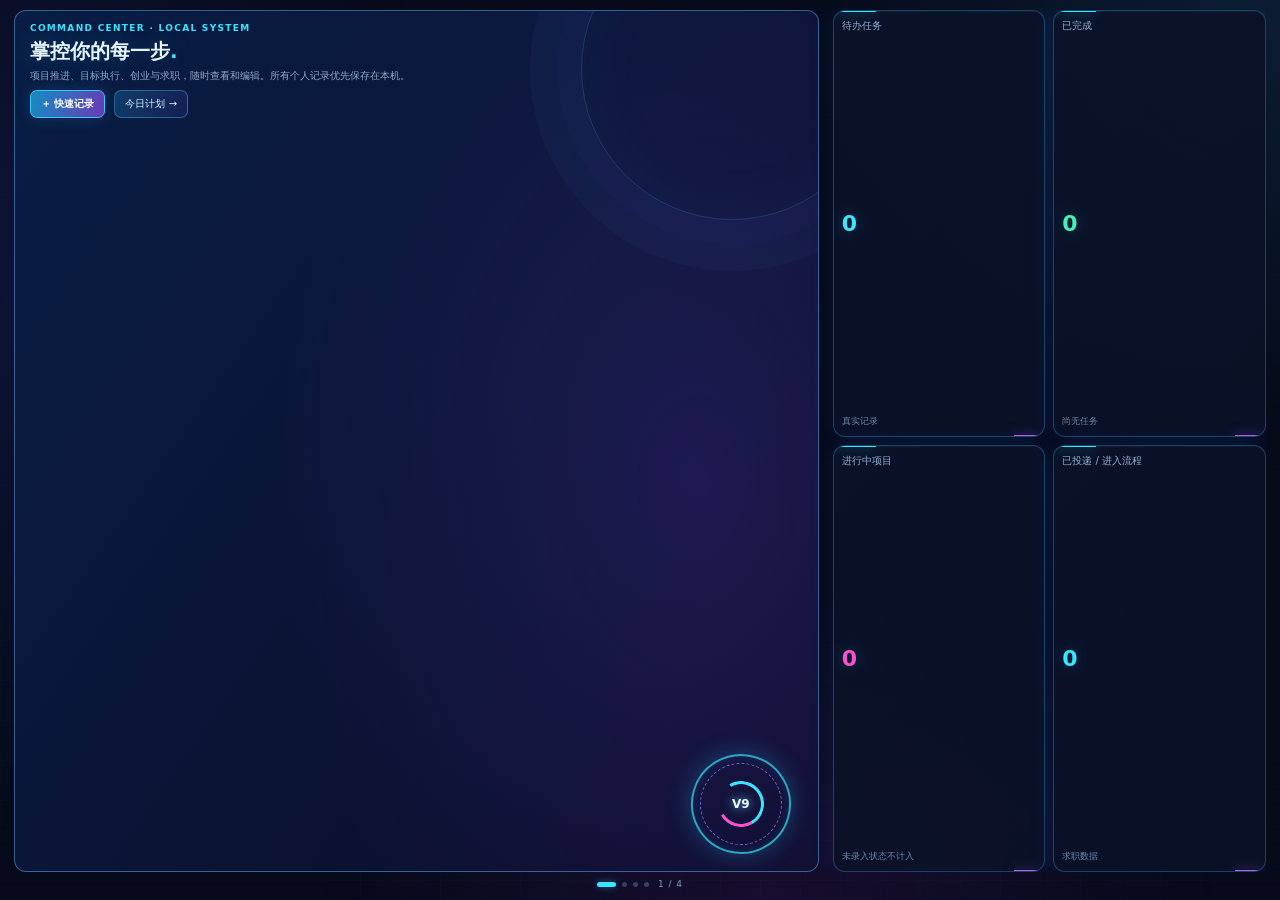
<file: web/index.html>
<!doctype html>
<html lang="zh-CN">
<head>
  <meta charset="UTF-8" />
  <meta name="viewport" content="width=device-width, initial-scale=1, viewport-fit=cover" />
  <meta name="theme-color" content="#060a1c" />
  <meta name="description" content="Personal Hub — 离线优先的个人赛博控制中心" />
  <link rel="manifest" href="./manifest.webmanifest" />
  <link rel="icon" href="./assets/icon.svg" type="image/svg+xml" />
  <link rel="stylesheet" href="./styles.css" />
  <link rel="stylesheet" href="./layout-v19.css" />
  <link rel="stylesheet" href="./landscape-pages-v20.css" />
  <link rel="stylesheet" href="./immersive-v192.css" />
  <title>PERSONAL HUB // 控制中心</title>
</head>
<body>
  <div class="ambient ambient-one"></div><div class="ambient ambient-two"></div><div class="ambient-grid"></div><div class="scanlines"></div>
  <div id="app" class="shell">
    <aside class="sidebar" aria-label="主导航">
      <div class="brand" title="PERSONAL HUB"><div class="brand-mark">P<span>H</span></div><div class="brand-sub">PERSONAL<br/>HUB</div></div>
      <nav id="navigation" class="navigation"></nav>
      <div class="sidebar-bottom"><span class="led"></span><small>LOCAL<br/>FIRST</small></div>
    </aside>
    <div class="workspace">
      <header class="topbar">
        <div class="header-title"><div class="eyebrow"><span class="eyebrow-full">PERSONAL OPERATIONS CENTER <span class="slash">//</span> V9 EDITION</span><span class="eyebrow-compact">PERSONAL HUB <span class="slash">//</span> V9 EDITION</span></div><h1 id="page-title">主控中心</h1></div>
        <span class="date-box" id="top-clock"></span><div class="top-actions"><span class="mode-pill"><span class="led"></span><span id="storage-label">正在检查本地存储</span></span><a class="icon-button" href="./device.html" title="手机设备与手势" aria-label="打开手机设备设置" style="text-decoration:none"><svg viewBox="0 0 24 24" aria-hidden="true"><rect x="6" y="3" width="12" height="18" rx="2"/><path d="M10 17h4"/></svg></a><a class="icon-button" href="./sync/index.html" title="多设备数据同步" aria-label="打开数据同步中心" style="text-decoration:none"><svg viewBox="0 0 24 24" aria-hidden="true"><path d="M4 8h16l-4-4M20 8l-4 4M20 16H4l4-4M4 16l4 4"/></svg></a><a class="icon-button" href="./ops/index.html" title="项目监控和事件提醒" aria-label="打开监控与事件中心" style="text-decoration:none"><svg viewBox="0 0 24 24" aria-hidden="true"><circle cx="12" cy="12" r="8"/><circle cx="12" cy="12" r="4"/><path d="M12 1v2M12 21v2M1 12h2M21 12h2"/></svg></a><a class="icon-button" href="./remote.html" title="APK原生快捷指令" aria-label="打开手机原生快捷指令" style="text-decoration:none"><svg viewBox="0 0 24 24" aria-hidden="true"><path d="M3 12h15m-6-6 6 6-6 6M21 7v10"/></svg></a><a class="icon-button" href="./bridge-launch.html" title="电脑快捷指令" aria-label="打开电脑快捷指令入口" style="text-decoration:none"><svg viewBox="0 0 24 24" aria-hidden="true"><rect x="3" y="5" width="18" height="14" rx="2"/><path d="M7 10h4m-4 4h3m4-4 3 2-3 2"/></svg></a><a class="icon-button" href="./safety/safety.html" title="数据保护中心" aria-label="打开数据保护中心" style="text-decoration:none"><svg viewBox="0 0 24 24" aria-hidden="true"><path d="m12 2 8 3v6c0 5-3.5 8.2-8 11-4.5-2.8-8-6-8-11V5l8-3Z"/><path d="m8 12 3 3 5-6"/></svg></a><button class="icon-button" id="quick-add" type="button" title="快速添加" aria-label="快速添加"><svg viewBox="0 0 24 24" aria-hidden="true"><path d="M12 5v14M5 12h14"/></svg></button></div>
      </header>
      <div class="system-alerts" id="system-alerts" aria-live="polite"></div>
      <main id="main-content" tabindex="-1"></main>
      <footer class="footer"><span><span class="footer-dot">◆</span> PERSONAL HUB <span class="muted">/</span> 1.9.2 IMMERSIVE</span><span id="save-status">本地数据初始化中</span><span id="footer-time"></span></footer>
    </div>
  </div>
  <div id="modal-root" aria-live="polite"></div>
  <div id="toast" class="toast" role="status" aria-live="polite"></div>
  <input id="import-input" type="file" accept=".json,application/json" hidden />
  <script src="./native-file.js"></script>
  <script src="./viewport-v19.js" defer></script>
  <script src="./app.js" defer></script>
  <script src="./progress-ring-v192.js" defer></script>
  <script src="./swipe-nav.js" defer></script>
  <script src="./landscape-pages-v20.js" defer></script>
  <script src="./safety/guard-core.js"></script>
  <script src="./safety/guard-auto.js"></script>
</body>
</html>
</file>
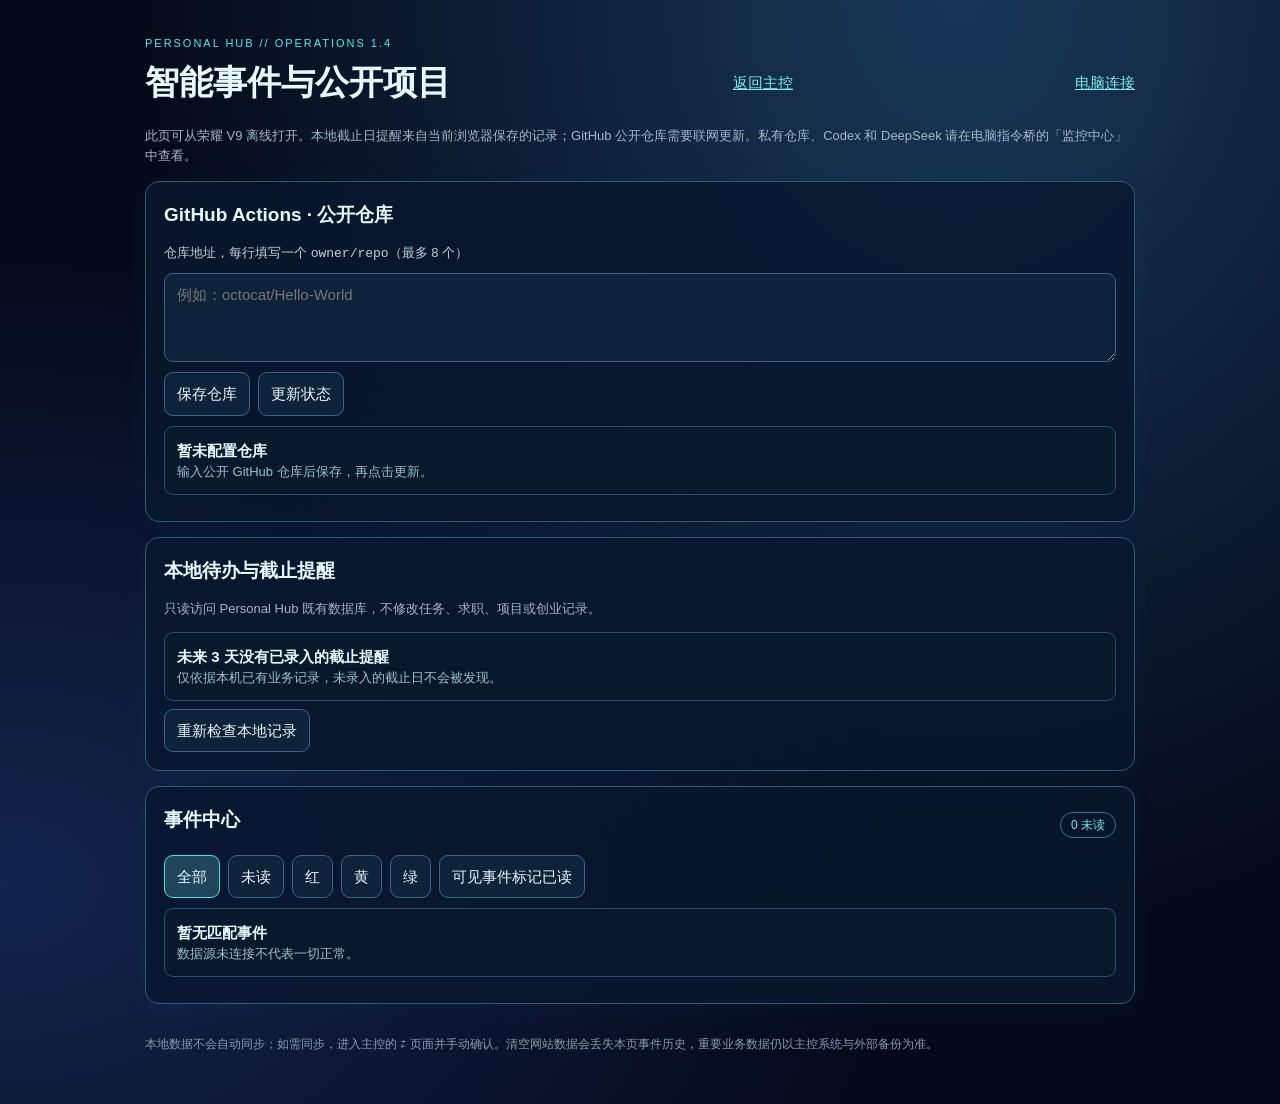
<file: web/ops/index.html>
<!doctype html><html lang="zh-CN"><head><meta charset="utf-8"><meta name="viewport" content="width=device-width,initial-scale=1,viewport-fit=cover"><meta name="theme-color" content="#060a1c"><title>PERSONAL HUB // 智能事件与公开项目</title><link rel="stylesheet" href="./ops.css"></head><body><main class="layout"><div class="eyebrow">PERSONAL HUB // OPERATIONS 1.4</div><header><h1>智能事件与公开项目</h1><a href="../index.html">返回主控</a><a href="../bridge-launch.html">电脑连接</a></header><p class="muted">此页可从荣耀 V9 离线打开。本地截止日提醒来自当前浏览器保存的记录；GitHub 公开仓库需要联网更新。私有仓库、Codex 和 DeepSeek 请在电脑指令桥的「监控中心」中查看。</p>
<section class="panel"><h2>GitHub Actions · 公开仓库</h2><label for="repos">仓库地址，每行填写一个 <code>owner/repo</code>（最多 8 个）</label><textarea id="repos" rows="3" spellcheck="false" placeholder="例如：octocat/Hello-World"></textarea><div class="controls"><button id="save" type="button">保存仓库</button><button id="check" type="button">更新状态</button><span id="last" class="muted"></span></div><div id="github" class="items"></div></section>
<section class="panel"><h2>本地待办与截止提醒</h2><p class="muted">只读访问 Personal Hub 既有数据库，不修改任务、求职、项目或创业记录。</p><div id="local" class="items"></div><button type="button" id="scan">重新检查本地记录</button></section>
<section class="panel"><div class="row"><h2>事件中心</h2><span id="count" class="pill">0 未读</span></div><div class="controls" id="filters"><button data-filter="all" class="selected" type="button">全部</button><button data-filter="unread" type="button">未读</button><button data-filter="red" type="button">红</button><button data-filter="yellow" type="button">黄</button><button data-filter="green" type="button">绿</button><button id="read" type="button">可见事件标记已读</button></div><div id="events" class="items"></div></section><p class="muted" id="message" role="status"></p><footer>本地数据不会自动同步；如需同步，进入主控的 ⇄ 页面并手动确认。清空网站数据会丢失本页事件历史，重要业务数据仍以主控系统与外部备份为准。</footer></main><script src="./logic.js"></script><script src="./ops.js" defer></script></body></html>
</file>
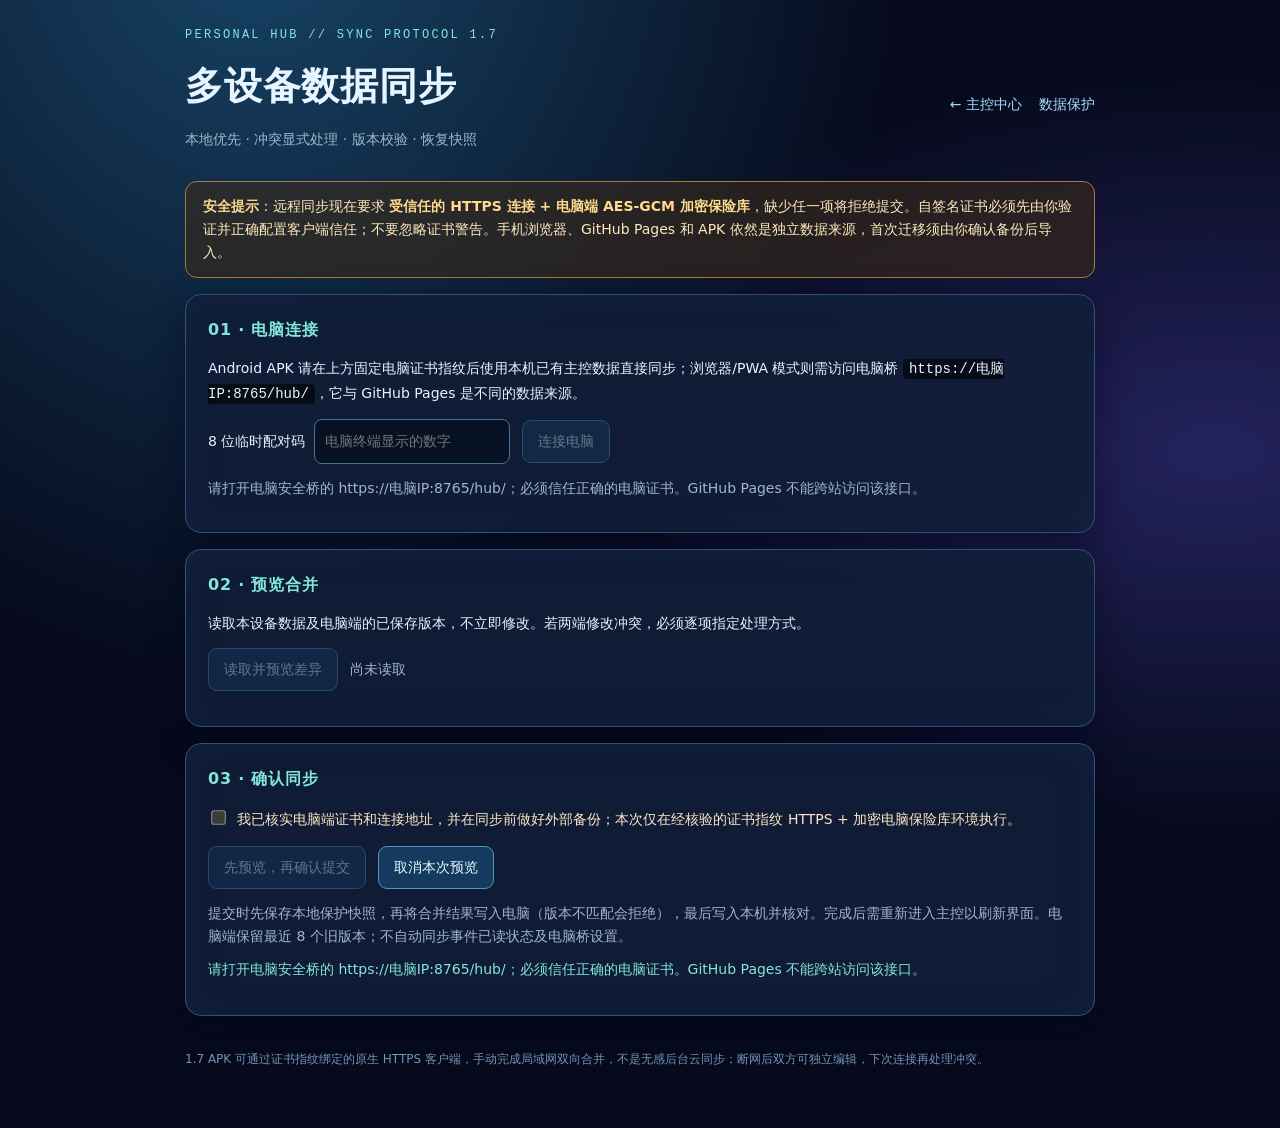
<file: web/sync/index.html>
<!doctype html><html lang="zh-CN"><head><meta charset="utf-8"><meta name="viewport" content="width=device-width,initial-scale=1,viewport-fit=cover"><meta name="theme-color" content="#060a1c"><title>PERSONAL HUB // 数据同步</title><link rel="stylesheet" href="./sync.css"></head><body>
<main class="shell"><div class="eyebrow">PERSONAL HUB // SYNC PROTOCOL 1.7</div>
<header><div><h1>多设备数据同步</h1><p class="subtitle">本地优先 · 冲突显式处理 · 版本校验 · 恢复快照</p></div><nav><a href="../index.html">← 主控中心</a><a href="../safety/safety.html">数据保护</a></nav></header>
<div class="warning"><strong>安全提示</strong>：远程同步现在要求 <strong>受信任的 HTTPS 连接 + 电脑端 AES-GCM 加密保险库</strong>，缺少任一项将拒绝提交。自签名证书必须先由你验证并正确配置客户端信任；不要忽略证书警告。手机浏览器、GitHub Pages 和 APK 依然是独立数据来源，首次迁移须由你确认备份后导入。</div>
<section id="nativeConfig" class="panel" hidden><h2>APK 安全电脑连接 · 首次手动核对</h2><p>从电脑本机运行 <code>python tools/show_bridge_fingerprint.py</code>，核对安全证书的 SHA-256 指纹与当前电脑 IPv4（必须包含在证书 SAN 中）。指纹不能从尚未验证的手机连接自动获取。更换证书、电脑 IP 时重新核对；不要上传私钥。</p><div class="controls"><label>电脑 IPv4 <input type="text" id="nativeIP" placeholder="192.168.1.88" inputmode="decimal" autocomplete="off"></label><label>端口 <input type="text" id="nativePort" value="8765" inputmode="numeric"></label></div><label>证书 SHA-256 指纹（64 位十六进制，允许冒号） <input type="text" id="nativeFingerprint" style="width:100%;max-width:720px" spellcheck="false" autocomplete="off" placeholder="AA:BB:CC:..."></label><label class="consent"><input type="checkbox" id="nativeVerified"> 我已在电脑本机独立核实完整指纹和 IP，不是从未验证的手机网页直接复制。</label><div class="controls"><button type="button" id="nativeSave">保存并固定证书</button><button type="button" id="nativeForget">清除电脑配置和配对</button></div><p id="nativeMessage" class="message" role="status"></p></section>
<section class="panel"><h2>01 · 电脑连接</h2><p>Android APK 请在上方固定电脑证书指纹后使用本机已有主控数据直接同步；浏览器/PWA 模式则需访问电脑桥 <code>https://电脑IP:8765/hub/</code>，它与 GitHub Pages 是不同的数据来源。</p><div id="pair" class="controls"><label>8 位临时配对码 <input id="pin" type="text" inputmode="numeric" pattern="[0-9]{8}" maxlength="8" autocomplete="off" placeholder="电脑终端显示的数字"></label><button type="button" id="pairBtn">连接电脑</button></div><p id="connection" class="muted" role="status">检查连接中</p></section>
<section class="panel"><h2>02 · 预览合并</h2><p>读取本设备数据及电脑端的已保存版本，不立即修改。若两端修改冲突，必须逐项指定处理方式。</p><div class="controls"><button id="preview" type="button">读取并预览差异</button><span id="version" class="muted">尚未读取</span></div><div id="statistics" class="muted"></div><div id="conflicts"></div></section>
<section class="panel"><h2>03 · 确认同步</h2><label class="consent"><input id="consent" type="checkbox"> 我已核实电脑端证书和连接地址，并在同步前做好外部备份；本次仅在经核验的证书指纹 HTTPS + 加密电脑保险库环境执行。</label><div class="controls"><button id="commit" type="button" disabled>先预览，再确认提交</button><button id="reset" type="button">取消本次预览</button></div><p class="muted">提交时先保存本地保护快照，再将合并结果写入电脑（版本不匹配会拒绝），最后写入本机并核对。完成后需重新进入主控以刷新界面。电脑端保留最近 8 个旧版本；不自动同步事件已读状态及电脑桥设置。</p><p id="message" role="status" class="message"></p></section>
<footer>1.7 APK 可通过证书指纹绑定的原生 HTTPS 客户端，手动完成局域网双向合并，不是无感后台云同步；断网后双方可独立编辑，下次连接再处理冲突。</footer>
</main><script src="../safety/guard-core.js"></script><script src="./merge.js"></script><script src="./native-transport.js"></script><script src="./sync.js" defer></script></body></html>
</file>
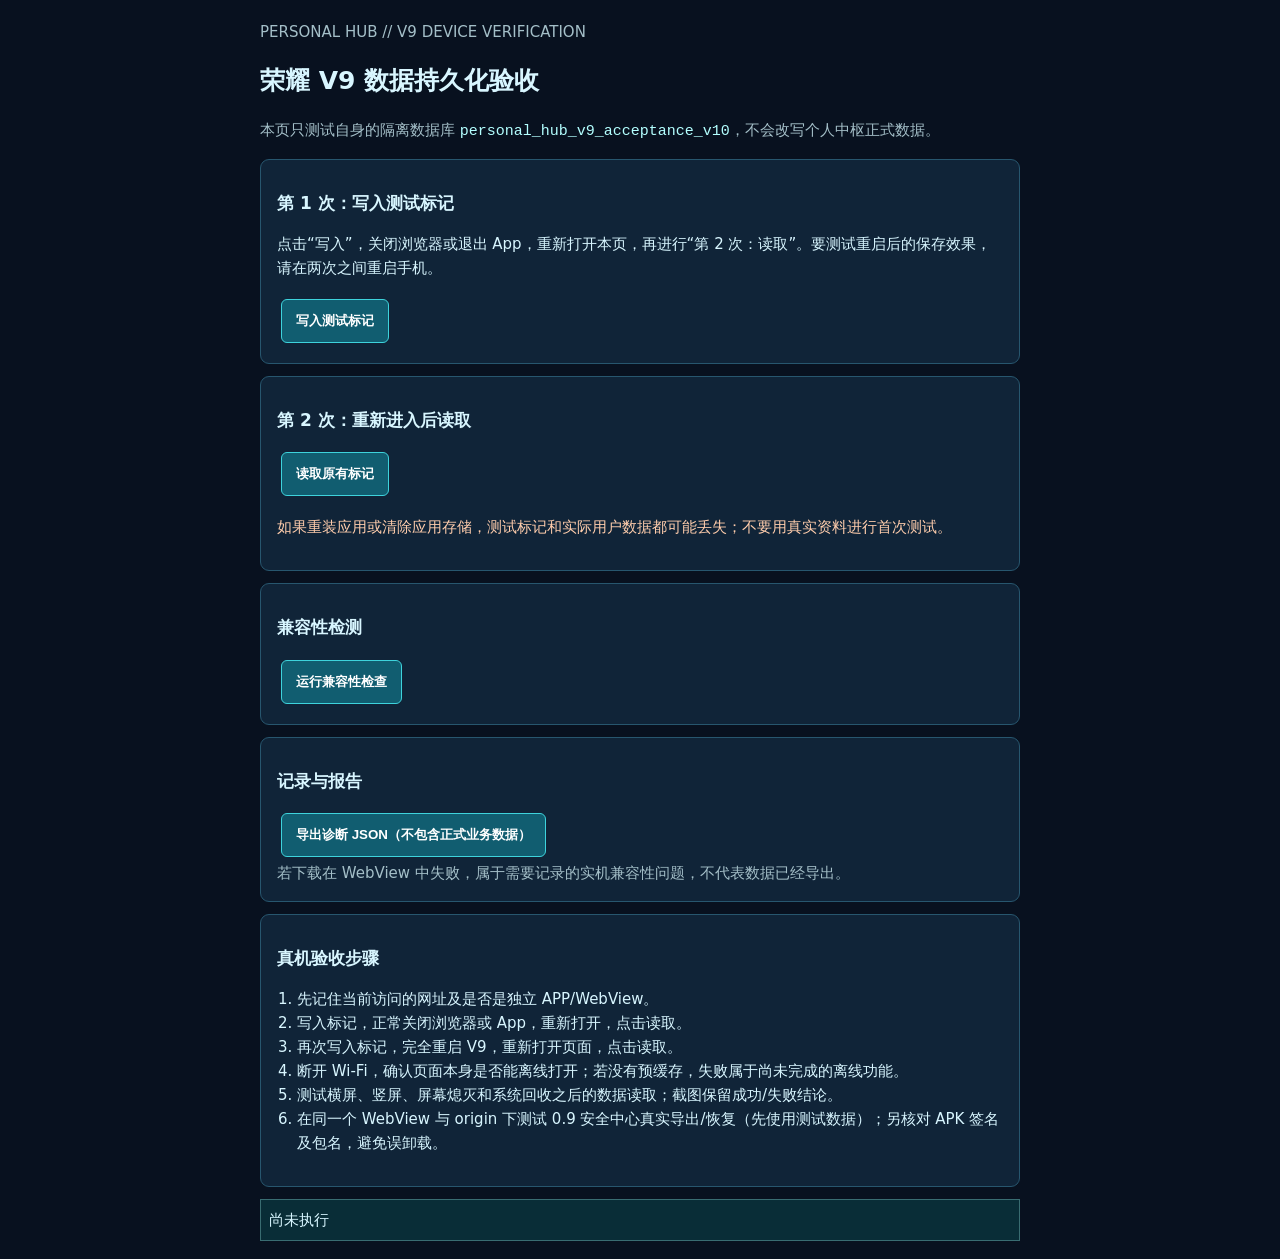
<file: diag/v9-check.html>
<!doctype html>
<html lang="zh-CN"><head><meta charset="utf-8"><meta name="viewport" content="width=device-width,initial-scale=1,viewport-fit=cover"><meta name="theme-color" content="#06101b"><title>V9 本地数据持久化诊断</title><style>body{margin:0;background:#08111f;color:#d8f6ff;font:15px/1.6 system-ui,"Microsoft YaHei",sans-serif}.wrap{max-width:760px;margin:auto;padding:20px}h1{font-size:25px}h2{font-size:17px}.panel{background:#102438;border:1px solid #27566e;border-radius:9px;padding:16px;margin:12px 0}button{background:#115d70;border:1px solid #3ed3dc;color:white;border-radius:6px;padding:11px 14px;min-height:44px;margin:4px;font-weight:700}.muted{color:#a4bfc8}.value{white-space:pre-wrap;word-wrap:break-word;color:#94fbdc}.warning{color:#ffcdac}.steps{padding-left:20px}.status{padding:8px;border:1px solid #396c71;background:#092d37}code{font-family:monospace;color:#b3ffff}</style></head><body><div class="wrap"><div class="muted">PERSONAL HUB // V9 DEVICE VERIFICATION</div><h1>荣耀 V9 数据持久化验收</h1><p class="muted">本页只测试自身的隔离数据库 <code>personal_hub_v9_acceptance_v10</code>，不会改写个人中枢正式数据。</p><section class="panel"><h2>第 1 次：写入测试标记</h2><p>点击“写入”，关闭浏览器或退出 App，重新打开本页，再进行“第 2 次：读取”。要测试重启后的保存效果，请在两次之间重启手机。</p><button id="write">写入测试标记</button><div class="value" id="writeResult"></div></section><section class="panel"><h2>第 2 次：重新进入后读取</h2><button id="read">读取原有标记</button><div class="value" id="readResult"></div><p class="warning">如果重装应用或清除应用存储，测试标记和实际用户数据都可能丢失；不要用真实资料进行首次测试。</p></section><section class="panel"><h2>兼容性检测</h2><button id="check">运行兼容性检查</button><div class="value" id="checkResult"></div></section><section class="panel"><h2>记录与报告</h2><button id="export">导出诊断 JSON（不包含正式业务数据）</button><div class="muted">若下载在 WebView 中失败，属于需要记录的实机兼容性问题，不代表数据已经导出。</div></section><section class="panel"><h2>真机验收步骤</h2><ol class="steps"><li>先记住当前访问的网址及是否是独立 APP/WebView。</li><li>写入标记，正常关闭浏览器或 App，重新打开，点击读取。</li><li>再次写入标记，完全重启 V9，重新打开页面，点击读取。</li><li>断开 Wi-Fi，确认页面本身是否能离线打开；若没有预缓存，失败属于尚未完成的离线功能。</li><li>测试横屏、竖屏、屏幕熄灭和系统回收之后的数据读取；截图保留成功/失败结论。</li><li>在同一个 WebView 与 origin 下测试 0.9 安全中心真实导出/恢复（先使用测试数据）；另核对 APK 签名及包名，避免误卸载。</li></ol></section><div class="status" id="status" aria-live="polite">尚未执行</div></div><script src="./v9-check.js" defer></script></body></html>
</file>
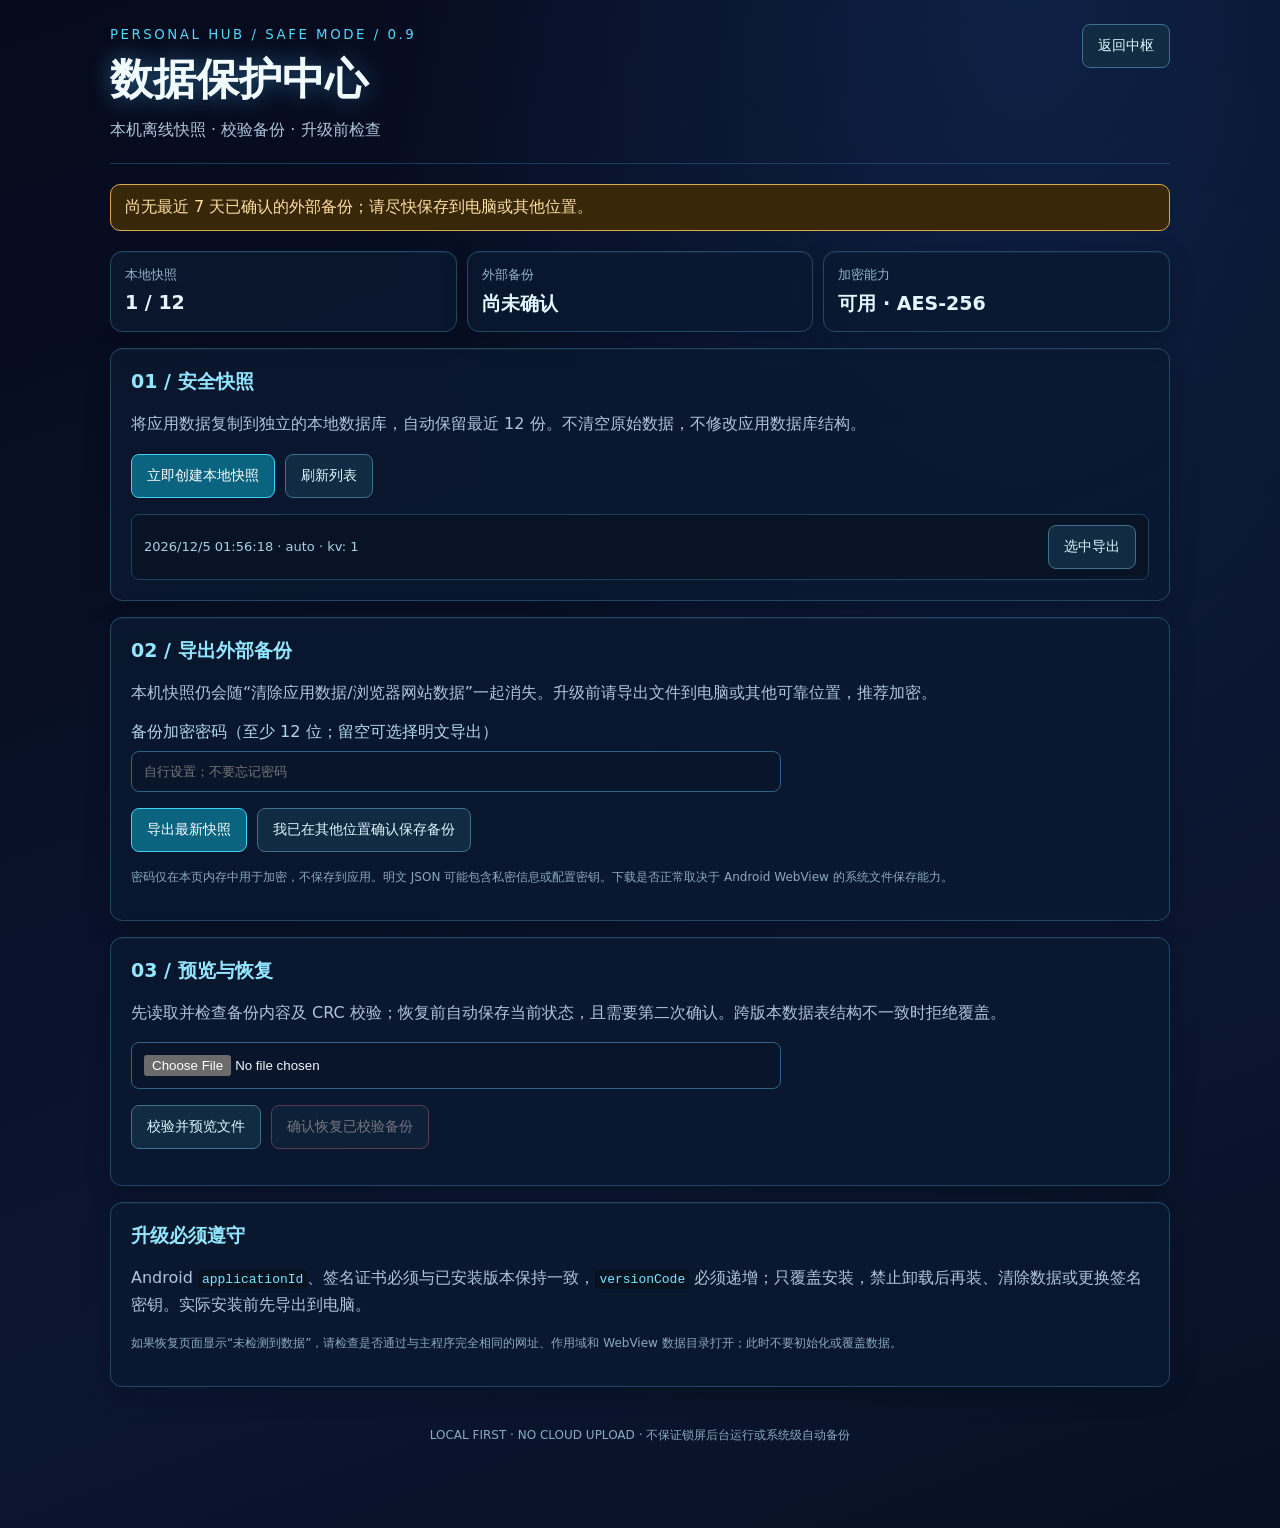
<file: safety/safety.html>
<!doctype html><html lang="zh-CN"><head>
<meta charset="utf-8"><meta name="viewport" content="width=device-width, initial-scale=1, viewport-fit=cover">
<meta name="theme-color" content="#070e25"><title>Personal Hub // 数据保护</title>
<link rel="stylesheet" href="./safety.css"></head><body>
<div class="panel">
 <header><div><small>PERSONAL HUB / SAFE MODE / 0.9</small><h1>数据保护中心</h1><p>本机离线快照 · 校验备份 · 升级前检查</p></div><a class="button" href="../index.html">返回中枢</a></header>
 <div id="message" role="status" aria-live="polite" class="message">正在核对本地数据…</div>
 <div class="stats" id="stats"><div>本地快照<strong>—</strong></div><div>外部备份<strong>—</strong></div><div>加密能力<strong>—</strong></div></div>
 <section><h2>01 / 安全快照</h2><p>将应用数据复制到独立的本地数据库，自动保留最近 12 份。不清空原始数据，不修改应用数据库结构。</p><div class="actions"><button id="snapshot" class="primary">立即创建本地快照</button><button id="refresh">刷新列表</button></div><div id="snapshots" class="snapshot-list"></div></section>
 <section><h2>02 / 导出外部备份</h2><p>本机快照仍会随“清除应用数据/浏览器网站数据”一起消失。升级前请导出文件到电脑或其他可靠位置，推荐加密。</p>
  <label for="password">备份加密密码（至少 12 位；留空可选择明文导出）</label><input id="password" type="password" minlength="12" autocomplete="new-password" placeholder="自行设置；不要忘记密码">
  <div class="actions"><button class="primary" id="export">导出最新快照</button><button id="confirm-saved">我已在其他位置确认保存备份</button></div>
  <p class="hint">密码仅在本页内存中用于加密，不保存到应用。明文 JSON 可能包含私密信息或配置密钥。下载是否正常取决于 Android WebView 的系统文件保存能力。</p>
 </section>
 <section><h2>03 / 预览与恢复</h2><p>先读取并检查备份内容及 CRC 校验；恢复前自动保存当前状态，且需要第二次确认。跨版本数据表结构不一致时拒绝覆盖。</p>
  <input id="file" type="file" accept=".json,application/json"><div class="actions"><button id="preview">校验并预览文件</button><button id="restore" class="danger" disabled>确认恢复已校验备份</button></div>
  <div id="preview-detail" class="preview"></div>
 </section>
 <section><h2>升级必须遵守</h2><p>Android <code>applicationId</code>、签名证书必须与已安装版本保持一致，<code>versionCode</code> 必须递增；只覆盖安装，禁止卸载后再装、清除数据或更换签名密钥。实际安装前先导出到电脑。</p><p class="hint">如果恢复页面显示“未检测到数据”，请检查是否通过与主程序完全相同的网址、作用域和 WebView 数据目录打开；此时不要初始化或覆盖数据。</p></section>
 <footer>LOCAL FIRST · NO CLOUD UPLOAD · 不保证锁屏后台运行或系统级自动备份</footer>
</div>
<script src="./guard-core.js"></script><script src="./safety-ui.js"></script></body></html>
</file>
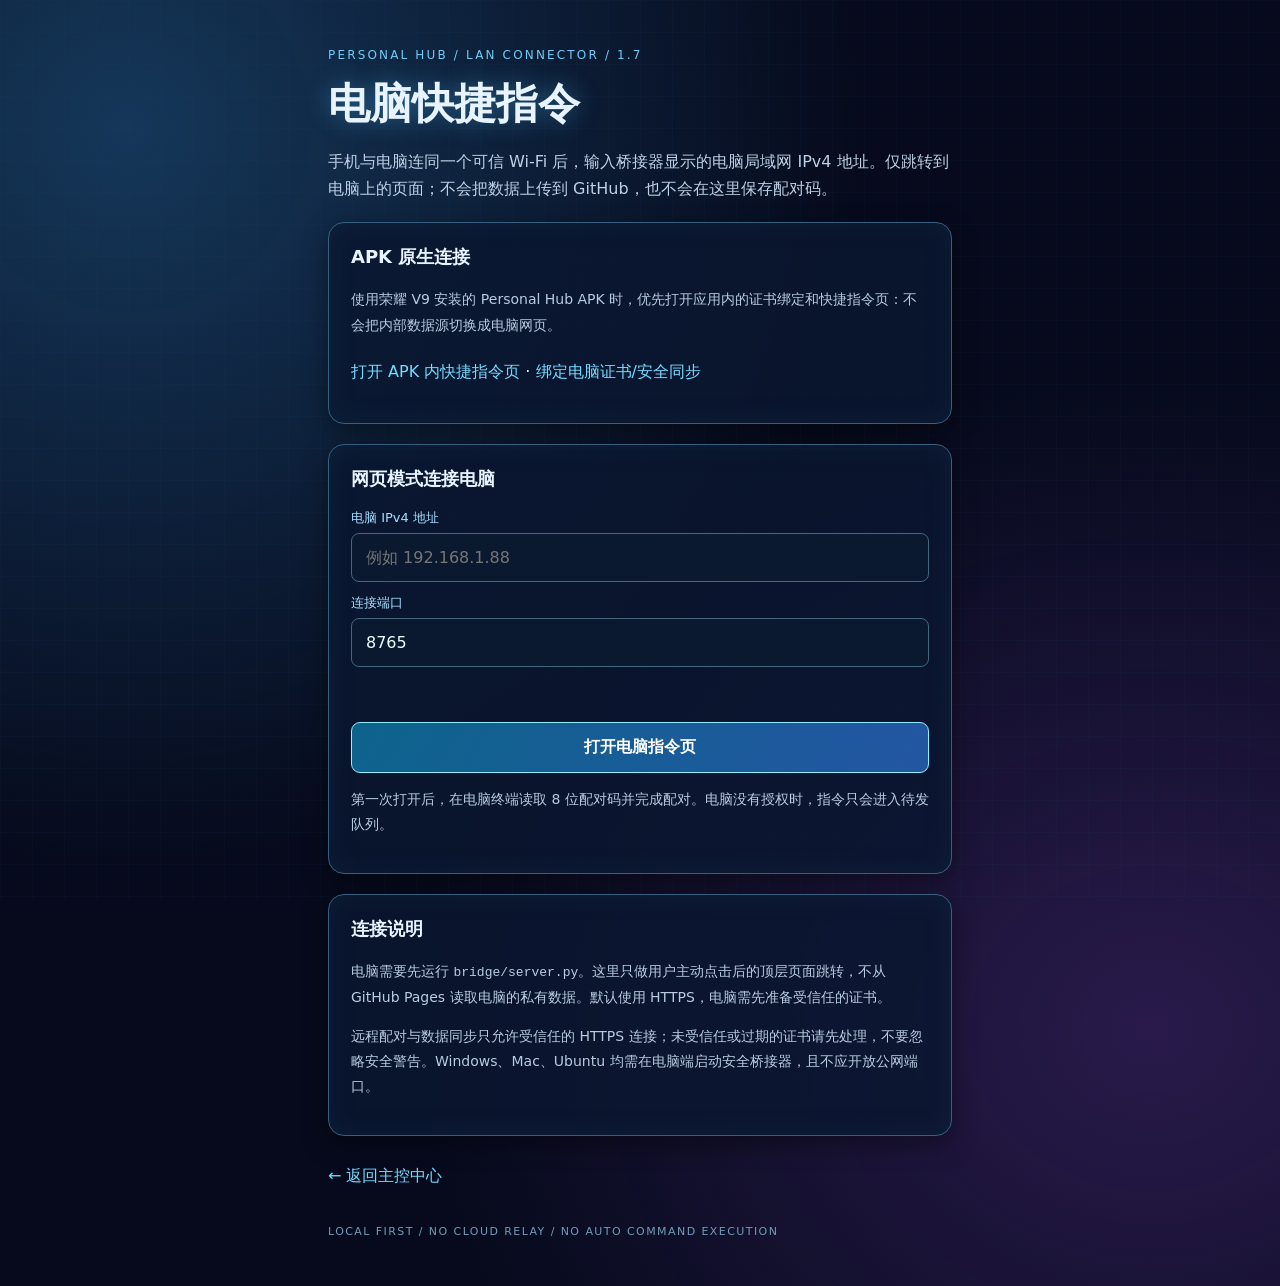
<file: web/bridge-launch.html>
<!doctype html><html lang="zh-CN"><head><meta charset="UTF-8"><meta name="viewport" content="width=device-width, initial-scale=1, viewport-fit=cover"><meta name="theme-color" content="#060a1c"><title>电脑快捷指令 · Personal Hub</title><link rel="stylesheet" href="./bridge-launch.css"></head><body><div class="bg"></div><main class="shell"><div class="eyebrow">PERSONAL HUB / LAN CONNECTOR / 1.7</div><h1>电脑快捷指令</h1><p class="lead">手机与电脑连同一个可信 Wi-Fi 后，输入桥接器显示的电脑局域网 IPv4 地址。仅跳转到电脑上的页面；不会把数据上传到 GitHub，也不会在这里保存配对码。</p><section class="panel"><h2>APK 原生连接</h2><p>使用荣耀 V9 安装的 Personal Hub APK 时，优先打开应用内的证书绑定和快捷指令页：不会把内部数据源切换成电脑网页。</p><a class="back" href="./remote.html">打开 APK 内快捷指令页</a> · <a class="back" href="./sync/index.html">绑定电脑证书/安全同步</a></section><section class="panel"><h2>网页模式连接电脑</h2><form id="connect"><label for="ip">电脑 IPv4 地址</label><input id="ip" placeholder="例如 192.168.1.88" inputmode="decimal" autocomplete="off" spellcheck="false" required><label for="port">连接端口</label><input id="port" value="8765" inputmode="numeric" pattern="[0-9]{4,5}" required><div id="message" aria-live="polite" role="status"></div><button type="submit">打开电脑指令页</button></form><p class="hint">第一次打开后，在电脑终端读取 8 位配对码并完成配对。电脑没有授权时，指令只会进入待发队列。</p></section><section class="panel"><h2>连接说明</h2><p>电脑需要先运行 <code>bridge/server.py</code>。这里只做用户主动点击后的顶层页面跳转，不从 GitHub Pages 读取电脑的私有数据。默认使用 HTTPS，电脑需先准备受信任的证书。</p><p>远程配对与数据同步只允许受信任的 HTTPS 连接；未受信任或过期的证书请先处理，不要忽略安全警告。Windows、Mac、Ubuntu 均需在电脑端启动安全桥接器，且不应开放公网端口。</p></section><a class="back" href="./index.html">← 返回主控中心</a><footer>LOCAL FIRST / NO CLOUD RELAY / NO AUTO COMMAND EXECUTION</footer></main><script src="./bridge-launch.js" defer></script></body></html>
</file>
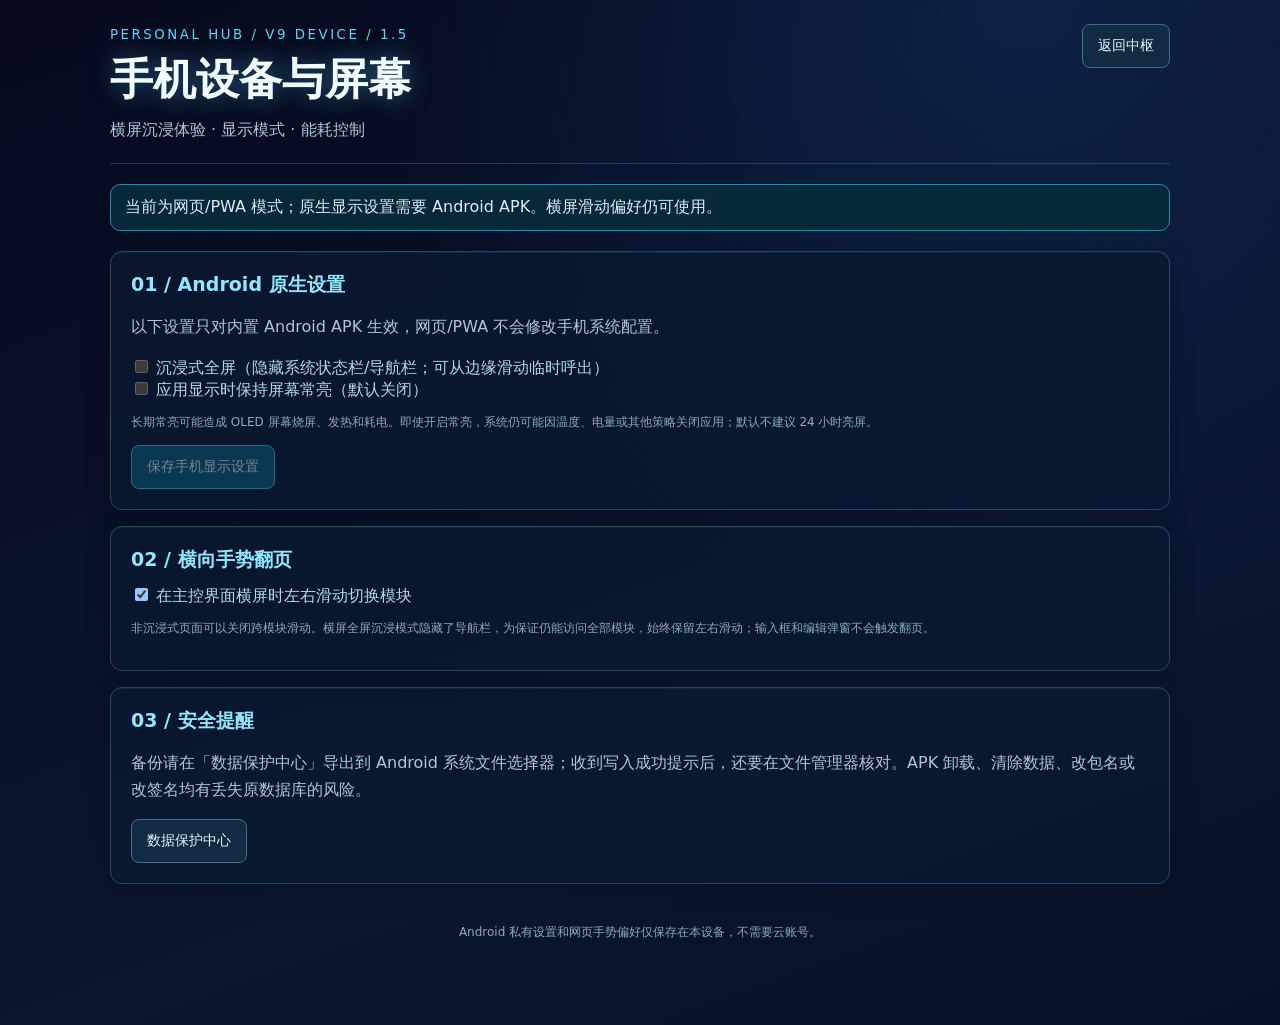
<file: web/device.html>
<!doctype html><html lang="zh-CN"><head><meta charset="utf-8"><meta name="viewport" content="width=device-width, initial-scale=1, viewport-fit=cover"><meta name="theme-color" content="#060a1c"><title>Personal Hub // 设备与屏幕</title><link rel="stylesheet" href="./safety/safety.css"></head><body>
<div class="panel"><header><div><small>PERSONAL HUB / V9 DEVICE / 1.5</small><h1>手机设备与屏幕</h1><p>横屏沉浸体验 · 显示模式 · 能耗控制</p></div><a class="button" href="./index.html">返回中枢</a></header>
<div id="message" class="message" role="status">正在检查运行环境…</div>
<section><h2>01 / Android 原生设置</h2><p>以下设置只对内置 Android APK 生效，网页/PWA 不会修改手机系统配置。</p>
<label><input type="checkbox" id="immersive"> 沉浸式全屏（隐藏系统状态栏/导航栏；可从边缘滑动临时呼出）</label>
<label><input type="checkbox" id="awake"> 应用显示时保持屏幕常亮（默认关闭）</label>
<p class="hint">长期常亮可能造成 OLED 屏幕烧屏、发热和耗电。即使开启常亮，系统仍可能因温度、电量或其他策略关闭应用；默认不建议 24 小时亮屏。</p>
<button id="save" class="primary" type="button">保存手机显示设置</button></section>
<section><h2>02 / 横向手势翻页</h2><label><input type="checkbox" id="swipe"> 在主控界面横屏时左右滑动切换模块</label>
<p class="hint">非沉浸式页面可以关闭跨模块滑动。横屏全屏沉浸模式隐藏了导航栏，为保证仍能访问全部模块，始终保留左右滑动；输入框和编辑弹窗不会触发翻页。</p></section>
<section><h2>03 / 安全提醒</h2><p>备份请在「数据保护中心」导出到 Android 系统文件选择器；收到写入成功提示后，还要在文件管理器核对。APK 卸载、清除数据、改包名或改签名均有丢失原数据库的风险。</p><a class="button" href="./safety/safety.html">数据保护中心</a></section>
<footer>Android 私有设置和网页手势偏好仅保存在本设备，不需要云账号。</footer></div>
<script src="./native-file.js"></script><script src="./device.js"></script></body></html>
</file>
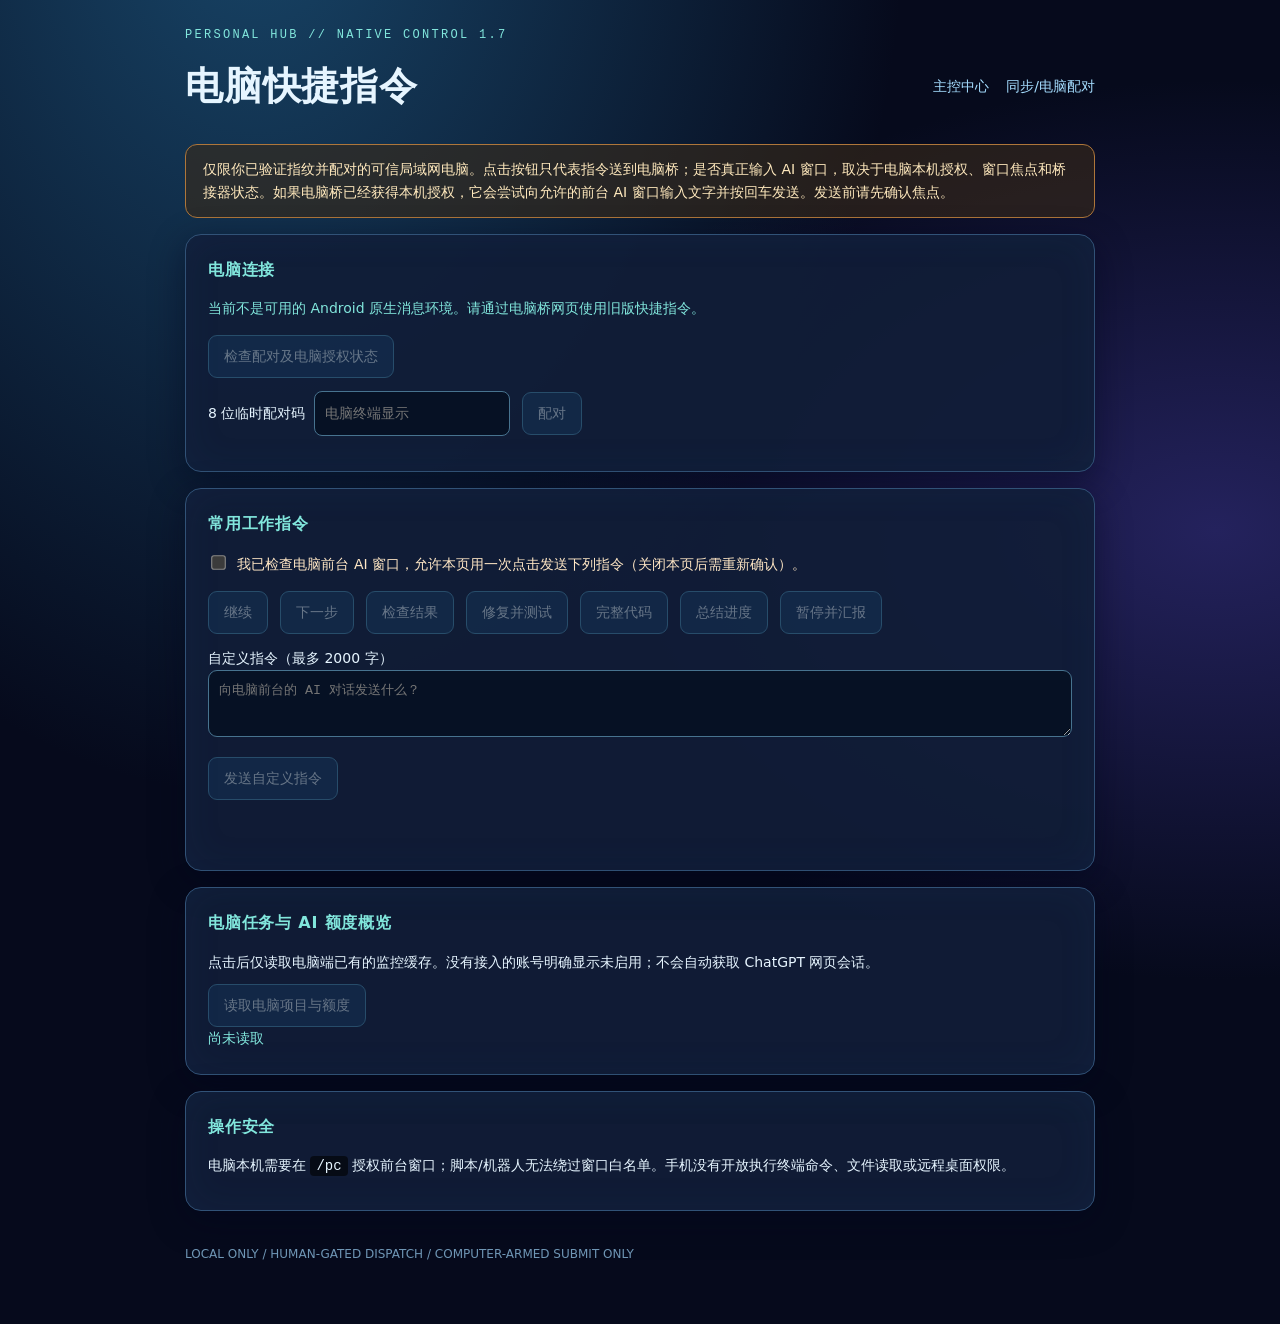
<file: web/remote.html>
<!doctype html><html lang="zh-CN"><head><meta charset="utf-8"><meta name="viewport" content="width=device-width,initial-scale=1,viewport-fit=cover"><meta name="theme-color" content="#060a1c"><title>电脑快捷指令 · Personal Hub</title><link rel="stylesheet" href="./sync/sync.css"></head><body><main class="shell"><div class="eyebrow">PERSONAL HUB // NATIVE CONTROL 1.7</div><header><h1>电脑快捷指令</h1><nav><a href="./index.html">主控中心</a><a href="./sync/index.html">同步/电脑配对</a></nav></header><div class="warning">仅限你已验证指纹并配对的可信局域网电脑。点击按钮只代表指令送到电脑桥；是否真正输入 AI 窗口，取决于电脑本机授权、窗口焦点和桥接器状态。如果电脑桥已经获得本机授权，它会尝试向允许的前台 AI 窗口输入文字并按回车发送。发送前请先确认焦点。</div><section class="panel"><h2>电脑连接</h2><div id="state" class="message">读取电脑连接中……</div><div class="controls"><button id="check" type="button">检查配对及电脑授权状态</button></div><div class="controls"><label>8 位临时配对码 <input id="pin" type="text" maxlength="8" inputmode="numeric" autocomplete="off" placeholder="电脑终端显示"></label><button id="pair" type="button">配对</button></div></section><section class="panel"><h2>常用工作指令</h2><label class="consent"><input type="checkbox" id="readyToSend"> 我已检查电脑前台 AI 窗口，允许本页用一次点击发送下列指令（关闭本页后需重新确认）。</label><div class="controls" id="presets"><button data-preset="continue">继续</button><button data-preset="next">下一步</button><button data-preset="check">检查结果</button><button data-preset="fix">修复并测试</button><button data-preset="fullcode">完整代码</button><button data-preset="summary">总结进度</button><button data-preset="pause">暂停并汇报</button></div><label for="custom">自定义指令（最多 2000 字）</label><textarea id="custom" maxlength="2000" rows="3" style="width:100%;background:#061124;color:#fff;border:1px solid #47738f;border-radius:9px;padding:10px" placeholder="向电脑前台的 AI 对话发送什么？"></textarea><div class="controls"><button id="send" type="button">发送自定义指令</button></div><p id="result" class="message" role="status"></p></section><section class="panel"><h2>电脑任务与 AI 额度概览</h2><p>点击后仅读取电脑端已有的监控缓存。没有接入的账号明确显示未启用；不会自动获取 ChatGPT 网页会话。</p><button id="monitorBtn" type="button">读取电脑项目与额度</button><div id="monitor" class="message" role="status">尚未读取</div></section><section class="panel"><h2>操作安全</h2><p>电脑本机需要在 <code>/pc</code> 授权前台窗口；脚本/机器人无法绕过窗口白名单。手机没有开放执行终端命令、文件读取或远程桌面权限。</p></section><footer>LOCAL ONLY / HUMAN-GATED DISPATCH / COMPUTER-ARMED SUBMIT ONLY</footer></main><script src="./sync/native-transport.js"></script><script src="./remote.js" defer></script></body></html>
</file>
<file: web/styles.css>
:root{--bg:#060a1a;--panel:rgba(11,19,42,.90);--panel2:rgba(12,27,51,.87);--line:rgba(64,183,247,.30);--cyan:#37e6ff;--blue:#508aff;--purple:#b45cff;--pink:#ff51cf;--amber:#ffbf70;--green:#46efb3;--text:#e7f5ff;--muted:#8da8c8;--dim:#6b87a8;--shadow:0 0 25px rgba(39,119,255,.13);font-family:"SF Pro Display","PingFang SC","Microsoft Yahei",system-ui,sans-serif;color:var(--text);background:var(--bg)}
*{box-sizing:border-box}html,body{margin:0;min-height:100%;background:var(--bg)}body{overflow:hidden}button,input,textarea,select{font:inherit}button{cursor:pointer}button:disabled{opacity:.4;cursor:not-allowed}a{color:var(--cyan);text-decoration:none}a:hover{text-decoration:underline}input,textarea,select{background:rgba(7,16,37,.94);color:var(--text);border:1px solid rgba(78,169,230,.35);border-radius:9px;padding:10px 12px;min-height:42px;outline:0;width:100%;transition:border .2s,box-shadow .2s}input:focus,textarea:focus,select:focus{border-color:var(--cyan);box-shadow:0 0 14px rgba(55,230,255,.18)}textarea{resize:vertical;min-height:100px}input::placeholder,textarea::placeholder{color:#627e9f}::selection{background:#2979ad;color:white}
.ambient,.ambient-grid,.scanlines{pointer-events:none;position:fixed;inset:0;z-index:0}.ambient-one{background:radial-gradient(ellipse 55% 90% at -2% 30%,rgba(45,53,153,.22),transparent 70%),radial-gradient(ellipse 55% 70% at 100% 0%,rgba(38,128,187,.16),transparent 70%)}.ambient-two{background:radial-gradient(ellipse 50% 50% at 60% 100%,rgba(122,32,168,.15),transparent 70%);animation:ambient-shift 14s ease-in-out infinite alternate}.ambient-grid{opacity:.22;background-image:linear-gradient(rgba(69,135,225,.10) 1px,transparent 1px),linear-gradient(90deg,rgba(69,135,225,.10) 1px,transparent 1px);background-size:40px 40px;mask-image:linear-gradient(to top,#000,transparent 96%)}.scanlines{background:repeating-linear-gradient(to bottom,transparent 0,transparent 4px,rgba(65,156,200,.016) 5px);opacity:.55}
.shell{position:relative;z-index:1;height:100dvh;min-height:340px;display:flex;overflow:hidden}.sidebar{width:88px;flex:0 0 88px;background:linear-gradient(180deg,rgba(9,22,48,.99),rgba(7,13,30,.97));border-right:1px solid rgba(52,179,245,.24);display:flex;flex-direction:column;align-items:center;box-shadow:9px 0 28px rgba(0,0,0,.21)}.brand{display:flex;flex-direction:column;align-items:center;gap:2px;padding:17px 5px 13px}.brand-mark{font-weight:950;letter-spacing:-5px;font-style:italic;font-size:29px;line-height:34px;background:linear-gradient(135deg,var(--cyan),#79b5ff,var(--pink));background-clip:text;-webkit-background-clip:text;color:transparent;filter:drop-shadow(0 0 9px rgba(49,217,253,.5))}.brand-mark span{font-weight:450}.brand-sub{font-size:7px;line-height:9px;letter-spacing:2px;color:#95bde6;text-align:center}.navigation{flex:1;width:100%;display:flex;flex-direction:column;align-items:center;overflow-y:auto;scrollbar-width:none;padding:7px 0}.navigation::-webkit-scrollbar{display:none}.nav-item{color:#88a8cb;background:none;border:0;width:74px;min-height:54px;margin:3px 0;display:flex;flex-direction:column;align-items:center;justify-content:center;gap:4px;border-radius:11px;position:relative;transition:background .17s,color .17s}.nav-item svg{width:21px;height:21px;stroke-width:1.8}.nav-item .nav-label{font-size:10px;white-space:nowrap;letter-spacing:.3px}.nav-item:hover,.nav-item.active{background:linear-gradient(120deg,rgba(32,95,158,.30),rgba(101,35,133,.18));color:var(--cyan)}.nav-item.active:before{content:"";position:absolute;left:-7px;top:9px;bottom:9px;width:3px;background:var(--cyan);box-shadow:0 0 12px var(--cyan);border-radius:3px}.sidebar-bottom{display:flex;gap:5px;align-items:center;margin:10px 0 16px;color:var(--dim);font-size:8px;letter-spacing:1px}.sidebar-bottom small{font-size:8px;line-height:9px}.led{display:inline-block;flex-shrink:0;width:7px;height:7px;background:var(--green);border-radius:100%;box-shadow:0 0 9px rgba(70,239,179,.8);animation:pulse 2.5s ease-in-out infinite}
.workspace{flex:1;display:flex;flex-direction:column;min-width:0;overflow:hidden}.topbar{height:77px;flex:0 0 77px;display:flex;align-items:center;justify-content:space-between;gap:10px;padding:10px 23px;border-bottom:1px solid rgba(76,130,185,.25);background:linear-gradient(90deg,rgba(12,27,54,.78),rgba(13,14,37,.4));backdrop-filter:blur(3px)}.eyebrow{font-size:9px;letter-spacing:2.6px;color:var(--cyan);font-weight:650;white-space:nowrap}.slash{color:var(--pink)}.header-title h1{margin:5px 0 0;font-size:23px;line-height:26px;letter-spacing:2px;font-weight:750;text-shadow:0 0 22px rgba(50,167,235,.3)}.top-actions{display:flex;align-items:center;gap:11px}.mode-pill{display:flex;align-items:center;gap:8px;padding:8px 10px;border:1px solid rgba(85,223,182,.24);background:rgba(30,72,73,.15);border-radius:6px;color:#9cdbc6;font-size:9px;letter-spacing:.5px}.date-box{font-size:14px;letter-spacing:1px;color:#e0f7ff;white-space:nowrap;font-variant-numeric:tabular-nums}.icon-button{background:rgba(29,85,136,.26);border:1px solid var(--line);border-radius:8px;color:var(--cyan);width:35px;height:35px;font-size:24px;line-height:30px;box-shadow:inset 0 0 16px rgba(33,124,207,.1)}.icon-button:hover{border-color:var(--cyan);box-shadow:0 0 16px rgba(55,230,255,.25)}
#main-content{flex:1;overflow-x:hidden;overflow-y:auto;padding:18px 22px 28px;scrollbar-color:rgba(53,163,216,.3) transparent;scrollbar-width:thin}#main-content::-webkit-scrollbar{width:6px}#main-content::-webkit-scrollbar-thumb{background:rgba(51,139,185,.3);border-radius:6px}.footer{height:31px;flex:0 0 31px;display:flex;align-items:center;justify-content:space-between;gap:10px;padding:3px 23px;background:rgba(5,13,30,.78);border-top:1px solid rgba(66,141,189,.22);font-size:9px;color:#8fa7c7;letter-spacing:1px}.footer-dot{color:var(--cyan)}.muted{color:var(--dim)}
.page-head{display:flex;align-items:center;justify-content:space-between;gap:12px;margin-bottom:14px}.page-head h2{font-size:16px;letter-spacing:1px;margin:0 0 4px}.page-head p{font-size:11px;color:var(--muted);margin:0}.action-row{display:flex;gap:8px;align-items:center;flex-wrap:wrap}.button{border:1px solid rgba(63,201,248,.38);border-radius:7px;background:linear-gradient(115deg,rgba(24,102,160,.45),rgba(52,36,125,.32));color:#d9faff;padding:8px 12px;font-size:11px;white-space:nowrap;transition:all .15s}.button:hover{border-color:var(--cyan);box-shadow:0 0 16px rgba(55,230,255,.20)}.button.primary{background:linear-gradient(110deg,#148dc1,#6a3ab5);border-color:#39c7ff;color:white;font-weight:700;box-shadow:0 0 16px rgba(34,164,225,.20)}.button.danger{border-color:rgba(255,92,126,.45);color:#ffb8c5;background:rgba(138,28,71,.19)}.button.tiny{padding:6px 8px;font-size:10px}.button.flat{background:none;border-color:transparent;color:var(--cyan)}.button.selected,.chip.active{background:rgba(47,138,181,.36);border-color:var(--cyan);color:white}.toolbar{display:flex;gap:7px;align-items:center;flex-wrap:wrap;margin-bottom:14px}.toolbar input[type=search]{max-width:260px;min-height:33px;padding:6px 10px;font-size:11px}.chip{color:#9cb8d2;background:rgba(21,50,93,.4);border:1px solid rgba(82,158,217,.20);padding:7px 12px;border-radius:20px;font-size:10px}.chip:hover{border-color:var(--cyan)}
.panel{position:relative;overflow:hidden;background:linear-gradient(130deg,var(--panel),rgba(11,18,39,.92));border:1px solid var(--line);border-radius:12px;box-shadow:var(--shadow),inset 0 1px 0 rgba(129,213,247,.06)}.panel:before{content:"";position:absolute;pointer-events:none;top:0;left:0;width:42px;height:1px;background:var(--cyan);box-shadow:0 0 12px var(--cyan)}.panel:after{content:"";position:absolute;pointer-events:none;bottom:0;right:0;width:30px;height:1px;background:var(--purple);box-shadow:0 0 12px var(--purple)}.panel-in{padding:15px}.panel-head{display:flex;justify-content:space-between;align-items:center;gap:8px;margin-bottom:11px}.panel-title{display:flex;gap:8px;align-items:center;font-size:11px;letter-spacing:1.1px;font-weight:750;text-transform:uppercase}.panel-title svg{width:17px;height:17px;color:var(--cyan)}.panel-note{font-size:9px;color:var(--dim);letter-spacing:.7px}.panel-link{font-size:10px;color:var(--cyan);background:transparent;border:0;padding:2px 0}.panel-link:hover{text-decoration:underline}
.hero{display:grid;grid-template-columns:minmax(0,1.3fr) minmax(160px,.7fr);gap:14px;min-height:192px}.hero-main{position:relative;overflow:hidden;border:1px solid rgba(91,185,247,.48);border-radius:12px;background:radial-gradient(ellipse 80% 110% at 85% 55%,rgba(67,48,161,.31),transparent 65%),linear-gradient(125deg,rgba(9,30,70,.97),rgba(13,12,39,.96));padding:19px 20px}.hero-main:after{content:"";position:absolute;right:-65px;top:-93px;width:300px;height:300px;border-radius:50%;border:1px solid rgba(80,200,255,.20);box-shadow:0 0 0 24px rgba(99,60,205,.035),0 0 0 51px rgba(74,167,251,.04),inset 0 0 70px rgba(21,192,243,.04);pointer-events:none;animation:orbit 30s linear infinite}.hero-main .hero-index{font-size:10px;letter-spacing:3px;color:var(--cyan);font-weight:650}.hero-main h2{font-size:27px;margin:12px 0 7px;line-height:1.2;text-shadow:0 0 25px rgba(33,185,247,.26)}.hero-main p{font-size:11px;line-height:1.7;color:var(--muted);max-width:76%;margin:0 0 15px}.hero-main .hero-buttons{display:flex;gap:9px;flex-wrap:wrap}.hero-ornament{position:absolute;right:27px;bottom:17px;width:100px;height:100px;border:2px solid rgba(55,230,255,.7);border-radius:50%;box-shadow:0 0 23px rgba(37,196,245,.29),inset 0 0 13px rgba(26,195,252,.13);display:flex;align-items:center;justify-content:center;transform:rotate(15deg)}.hero-ornament:before{content:"";position:absolute;inset:7px;border:1px dashed rgba(157,110,255,.8);border-radius:50%;animation:orbit 23s linear infinite}.hero-ornament:after{content:"";position:absolute;inset:25px;border:3px solid var(--cyan);border-left-color:transparent;border-bottom-color:var(--pink);border-radius:50%;animation:orbit 8s linear infinite}.hero-ornament span{font-size:12px;font-weight:800;color:#eaf9ff;text-shadow:0 0 10px #56c6ff;transform:rotate(-15deg)}
.side-metrics{display:grid;grid-template-columns:1fr 1fr;gap:10px}.metric{padding:12px;min-height:88px;display:flex;flex-direction:column;justify-content:space-between}.metric-label{color:#91b0d2;font-size:10px;line-height:1.3}.metric-val{font-size:24px;line-height:1;font-weight:780;letter-spacing:1px;text-shadow:0 0 18px rgba(35,185,235,.28)}.metric-val small{font-size:10px;font-weight:400;color:var(--dim);margin-left:3px}.metric-caption{font-size:9px;color:var(--dim)}.metric .accent{color:var(--cyan)}.metric .accent-pink{color:var(--pink)}.metric .accent-green{color:var(--green)}
.grid-two{display:grid;grid-template-columns:minmax(0,1.17fr) minmax(0,.83fr);gap:14px;margin-top:14px}.grid-three{display:grid;grid-template-columns:repeat(3,minmax(0,1fr));gap:13px;margin-top:14px}.module-grid{display:grid;grid-template-columns:repeat(auto-fit,minmax(150px,1fr));gap:11px}.module-card{border:1px solid rgba(67,145,215,.34);border-radius:11px;background:linear-gradient(135deg,rgba(18,40,80,.86),rgba(16,18,45,.88));text-align:left;color:var(--text);padding:15px;min-height:104px;position:relative;overflow:hidden}.module-card:before{content:"";position:absolute;top:0;left:0;width:70%;height:2px;background:linear-gradient(90deg,var(--cyan),transparent)}.module-card:hover{border-color:var(--cyan);box-shadow:0 0 18px rgba(36,166,241,.21)}.module-card strong{display:block;font-size:13px;margin:9px 0 4px}.module-card span{font-size:10px;color:var(--muted)}.module-card svg{width:21px;height:21px;color:var(--cyan)}
.entry-list{display:flex;flex-direction:column;gap:8px}.entry{display:flex;align-items:flex-start;justify-content:space-between;gap:12px;border:1px solid rgba(61,129,177,.17);border-radius:8px;background:rgba(16,38,72,.35);padding:11px;min-width:0}.entry:hover{border-color:rgba(80,193,234,.45)}.entry-main{min-width:0;flex:1}.entry-title{display:flex;align-items:center;gap:8px;line-height:1.35;font-size:12px;font-weight:700;word-break:break-word}.entry-desc{color:var(--muted);font-size:10px;line-height:1.6;margin-top:5px;word-break:break-word}.entry-side{display:flex;gap:5px;align-items:center;flex-shrink:0}.entry-side .button{padding:5px 7px}.tag{font-size:9px;color:var(--cyan);border:1px solid rgba(51,197,239,.30);background:rgba(39,123,170,.14);border-radius:5px;padding:4px 7px;display:inline-flex;align-items:center;gap:3px;white-space:nowrap}.tag.green{border-color:rgba(69,224,177,.24);color:var(--green)}.tag.purple{border-color:rgba(191,98,242,.32);color:#d4a1ff}.tag.amber{border-color:rgba(255,181,100,.34);color:var(--amber)}.tag.danger{border-color:rgba(255,104,141,.34);color:#ff9faf}.dots{height:7px;border-radius:9px;background:rgba(56,80,137,.32);overflow:hidden;margin-top:9px}.dots .fill{height:100%;background:linear-gradient(90deg,#13b7e0,#8d59ff,#ef59ee);box-shadow:0 0 10px rgba(93,130,244,.52);border-radius:8px}.empty{padding:28px 12px;text-align:center;color:var(--muted);font-size:11px;line-height:1.9}.empty .big{font-size:25px;color:var(--cyan);display:block;margin-bottom:7px}.empty button{margin-top:8px}.small-stat{display:flex;gap:8px;align-items:center;color:var(--muted);font-size:10px}.line-sep{border-top:1px solid rgba(72,143,194,.25);margin:11px 0}.stats-strip{display:flex;gap:9px;flex-wrap:wrap}.stats-strip .tag{font-size:10px}.count-dot{width:5px;height:5px;border-radius:50%;background:var(--cyan);display:inline-block}
.page-grid{display:grid;grid-template-columns:repeat(auto-fit,minmax(255px,1fr));gap:12px}.page-grid .entry{height:100%;min-height:112px}.page-grid .entry-main{display:flex;flex-direction:column}.page-grid .entry-desc{flex:1}.big-number{font-size:33px;font-weight:760;line-height:1.2;color:var(--cyan);text-shadow:0 0 22px rgba(36,173,246,.25)}.chart-box{padding-top:8px}.chart-box svg{width:100%;height:135px;display:block;overflow:visible}.chart-empty{text-align:center;color:var(--muted);font-size:11px;padding:20px 0}.ideas-row{display:flex;justify-content:space-between;gap:8px;align-items:center}.ideas-row strong{font-size:11px;flex:1}.ideas-row span{font-size:9px;color:var(--dim)}.overview-small{margin:0;padding-left:15px;color:var(--muted);font-size:11px;line-height:2}.data-warning{padding:9px 13px;border:1px solid rgba(255,188,98,.33);background:rgba(125,72,33,.17);color:#ffdda9;border-radius:8px;font-size:10px;line-height:1.6;margin-bottom:12px}
#modal-root:empty{display:none}.modal-shade{position:fixed;inset:0;background:rgba(1,5,17,.8);z-index:20;display:flex;align-items:center;justify-content:center;padding:16px;backdrop-filter:blur(7px)}.modal{width:min(560px,100%);max-height:calc(100dvh - 24px);overflow:auto;border:1px solid rgba(70,211,250,.57);background:linear-gradient(150deg,rgba(12,29,56,.99),rgba(11,11,35,.99));border-radius:13px;box-shadow:0 0 70px rgba(33,105,183,.3);padding:18px 20px}.modal-header{display:flex;justify-content:space-between;align-items:center;border-bottom:1px solid rgba(81,157,202,.23);padding-bottom:11px;margin-bottom:12px}.modal-header h2{font-size:17px;margin:0}.modal-close{border:0;background:none;color:var(--muted);font-size:25px;padding:0 5px}.form-grid{display:grid;grid-template-columns:1fr 1fr;gap:12px}.field{display:flex;flex-direction:column;gap:6px;min-width:0}.field.wide{grid-column:1/-1}.field label{font-size:10px;color:#aad0eb}.field small{font-size:9px;color:var(--dim)}.form-actions{margin-top:17px;display:flex;gap:8px;justify-content:flex-end}.toast{position:fixed;right:16px;bottom:40px;max-width:min(370px,90vw);z-index:50;pointer-events:none;padding:12px 16px;border:1px solid rgba(67,229,210,.55);border-radius:8px;background:#10294b;color:#d8ffff;font-size:12px;box-shadow:0 0 27px rgba(44,159,215,.25);opacity:0;transform:translateY(15px);transition:opacity .25s,transform .25s}.toast.show{opacity:1;transform:translateY(0)}.notice{font-size:10px;line-height:1.75;color:var(--muted)}.setting-row{display:flex;justify-content:space-between;align-items:center;gap:15px;padding:12px 2px;border-bottom:1px solid rgba(78,130,169,.17)}.setting-row strong{font-size:12px}.setting-row p{font-size:10px;color:var(--muted);margin:4px 0 0}.setting-row .button{flex-shrink:0}.setting-row select{max-width:170px}.switch{width:43px;height:25px;background:#304465;border:1px solid rgba(87,153,194,.4);border-radius:20px;position:relative;flex-shrink:0}.switch:after{content:"";position:absolute;top:3px;left:3px;width:17px;height:17px;border-radius:50%;background:#94abc5;transition:transform .2s}.switch.on{background:rgba(21,166,173,.45)}.switch.on:after{background:var(--cyan);transform:translateX(18px);box-shadow:0 0 12px rgba(55,230,255,.65)}
.no-motion *, .no-motion *:before,.no-motion *:after{animation:none!important;transition:none!important}
@keyframes pulse{50%{opacity:.45;box-shadow:0 0 2px rgba(70,239,179,.3)}}@keyframes ambient-shift{100%{transform:translate(3%,1%)}}@keyframes orbit{100%{transform:rotate(360deg)}}
@media(max-width:890px){.sidebar{width:68px;flex-basis:68px}.nav-item{width:59px;min-height:50px}.nav-item .nav-label{font-size:9px}.brand-sub{font-size:6px}.topbar{padding:9px 14px;height:67px;flex-basis:67px}.header-title h1{font-size:19px}.eyebrow{font-size:8px;letter-spacing:1.1px}#main-content{padding:12px 13px 24px}.footer{padding:2px 13px}.hero-main h2{font-size:22px}.hero-main{padding:13px}.hero-main p{max-width:85%}.hero-ornament{right:10px;bottom:8px;transform:scale(.75) rotate(15deg);transform-origin:right bottom}.grid-two{gap:10px;margin-top:10px}.grid-three{gap:10px;margin-top:10px}.panel-in{padding:11px}}
@media(max-width:680px){.sidebar{width:56px;flex-basis:56px}.nav-item{width:48px;min-height:47px}.nav-item svg{width:20px;height:20px}.nav-item .nav-label{font-size:8px}.brand-mark{font-size:23px}.brand-sub{display:none}.mode-pill{display:none}.date-box{font-size:11px}.eyebrow{font-size:7px}.hero{grid-template-columns:1fr}.side-metrics{grid-template-columns:repeat(4,minmax(0,1fr))}.metric{min-height:71px;padding:9px}.metric-val{font-size:19px}.metric-label{font-size:9px}.grid-two{grid-template-columns:1fr}.grid-three{grid-template-columns:1fr 1fr}.hero-main p{max-width:77%}.hero-main{min-height:170px}}
@media(orientation:portrait){body{overflow:hidden}.shell{min-height:500px}.sidebar{width:54px;flex-basis:54px}.nav-item{width:45px}.navigation{gap:2px}.nav-item .nav-label{font-size:8px}.eyebrow{white-space:normal;line-height:1.4}.hero{grid-template-columns:1fr}.side-metrics{grid-template-columns:1fr 1fr}.grid-two{grid-template-columns:1fr}.grid-three{grid-template-columns:1fr}.page-grid{grid-template-columns:1fr}.topbar{min-height:64px}.date-box{font-size:11px}.footer{font-size:8px}.footer span:nth-child(1){display:none}}
@media(max-height:420px) and (orientation:landscape){.brand{padding:8px 5px}.brand-mark{font-size:22px;line-height:25px}.navigation{gap:0}.nav-item{min-height:43px;margin:1px 0}.sidebar-bottom{display:none}.topbar{height:58px;flex-basis:58px}.footer{height:24px;flex-basis:24px}.modal{padding:11px 14px}.form-grid{gap:8px}}
</file>
<file: web/layout-v19.css>
/* Personal Hub 1.9 - authorized responsive/interaction corrections.
 * Keeps styles.css unmodified; no business state or color palette changes.
 * Explicitly supports old Huawei/HarmonyOS WebView viewport and nested touch scrolling.
 */
html,body{height:100%;max-width:100%;overflow:hidden;-webkit-text-size-adjust:100%;text-size-adjust:100%}
.shell{height:100vh;height:var(--ph-window-height,100vh);min-height:0;max-height:none;overflow:hidden}
.workspace{min-height:0;min-width:0;overflow:hidden}
.sidebar,.navigation{min-height:0}
.navigation{overscroll-behavior-y:contain;-webkit-overflow-scrolling:touch;touch-action:pan-y}
#main-content{flex:1 1 0%;height:0;min-height:0;min-width:0;overflow-y:auto;overflow-x:hidden;-webkit-overflow-scrolling:touch;overscroll-behavior-y:contain;touch-action:pan-y;position:relative;padding-bottom:max(24px, env(safe-area-inset-bottom))}
.topbar{min-width:0;overflow:hidden}
.header-title{flex:0 1 auto;min-width:0}
.header-title h1{white-space:nowrap;overflow:hidden;text-overflow:ellipsis;word-break:keep-all}
.eyebrow{overflow:hidden;text-overflow:ellipsis}
.eyebrow-compact{display:none}
.date-box{flex:0 0 auto}
.top-actions{min-width:0;max-width:100%;flex:0 1 auto;gap:7px;overflow-x:auto;overflow-y:hidden;scrollbar-width:none;-webkit-overflow-scrolling:touch;touch-action:pan-x;padding:2px 1px 5px;align-self:center}
.top-actions::-webkit-scrollbar{display:none}
.icon-button{display:inline-flex;align-items:center;justify-content:center;vertical-align:middle;flex:0 0 38px;width:38px;height:38px;min-width:38px;line-height:1;padding:0;text-align:center;border-radius:10px;text-decoration:none}
.icon-button svg{display:block;flex:0 0 20px;width:20px;height:20px;margin:0;stroke:currentColor;stroke-width:1.8;stroke-linecap:round;stroke-linejoin:round;fill:none}
.icon-button:focus-visible{outline:2px solid var(--cyan);outline-offset:2px}
.system-alerts:empty{display:none}
.system-alerts{flex:0 0 auto;min-width:0;display:flex;align-items:center;padding:5px 14px;background:rgba(77,49,19,.24);border-bottom:1px solid rgba(232,172,80,.24)}
.backup-reminder-banner{display:inline-flex;align-items:center;gap:8px;color:#ffe1ac;font-size:10px;line-height:1.4;padding:2px 6px;text-decoration:none;max-width:100%}
.backup-reminder-banner:before{content:'◇';color:#ffca6b}
.hero-main h2{word-break:keep-all;overflow-wrap:break-word}
.hero-main p{overflow-wrap:anywhere;word-break:normal}
.page-head,.panel-head,.setting-row{min-width:0}
.page-head>div:first-child,.panel-head>*:first-child{min-width:0}
.modal-shade{overflow:auto;-webkit-overflow-scrolling:touch;align-items:safe center}
.modal{max-height:calc(100vh - 28px);max-height:calc(var(--ph-window-height,100vh) - 28px);-webkit-overflow-scrolling:touch;touch-action:pan-y}
@media (max-width:980px){
 .eyebrow-full{display:none}
 .eyebrow-compact{display:inline}
 .topbar{gap:8px}
 .header-title h1{font-size:19px;letter-spacing:1px}
 .top-actions{gap:6px}
 .icon-button{flex-basis:37px;width:37px;min-width:37px;height:37px}
}
@media (orientation:portrait), (max-width:540px){
 .topbar{display:grid;grid-template-columns:minmax(0,1fr) auto;grid-template-areas:'title clock' 'actions actions';height:auto;flex:0 0 auto;min-height:0;align-items:center;column-gap:9px;row-gap:6px;padding:10px 10px 7px}
 .header-title{grid-area:title;min-width:0}
 .header-title h1{margin:3px 0 0;font-size:19px;line-height:1.22;white-space:nowrap;letter-spacing:.8px}
 .eyebrow{white-space:nowrap;font-size:8px;letter-spacing:.8px;line-height:1.25}
 .date-box{grid-area:clock;font-size:12px;align-self:center;justify-self:end}
 .top-actions{grid-area:actions;width:100%;justify-self:stretch;max-width:100%;gap:5px;padding:2px 0 3px;scroll-snap-type:x proximity}
 .icon-button{flex:0 0 38px;width:38px;min-width:38px;height:38px;scroll-snap-align:start}
 #main-content{padding:12px 12px 26px}
 .hero-main{padding:15px 14px;min-height:0}
 .hero-main .hero-index{font-size:9px;letter-spacing:1.5px;line-height:1.4;overflow-wrap:break-word}
 .hero-main h2{font-size:21px;margin:12px 0 8px;line-height:1.3}
 .hero-main p{max-width:100%;font-size:11px;line-height:1.6;margin-bottom:13px;letter-spacing:0}
 .hero-ornament{display:none}
 .hero-buttons{gap:8px}
 .hero-buttons .button{font-size:11px;padding:9px 10px}
 .side-metrics{grid-template-columns:repeat(2,minmax(0,1fr))}
 .metric{min-width:0}
 .grid-two,.grid-three,.page-grid{grid-template-columns:minmax(0,1fr)}
 .panel-in{padding:12px}
 .page-head{align-items:flex-start;flex-wrap:wrap}
 .page-head h2{line-height:1.35}
 .setting-row{flex-wrap:wrap;align-items:flex-start}
 .setting-row .button{max-width:100%}
 .form-grid{grid-template-columns:1fr}
 .form-actions{flex-wrap:wrap}
 .empty{padding:20px 10px}
 .footer{padding:2px 10px;gap:5px}
}
@media (orientation:landscape) and (max-height:520px){
 .topbar{height:56px;flex:0 0 56px;padding:5px 10px;gap:8px}
 .header-title h1{font-size:18px;line-height:1.15;margin-top:3px}
 .eyebrow{font-size:8px;letter-spacing:.9px}
 .top-actions{gap:5px}
 .icon-button{flex-basis:35px;min-width:35px;width:35px;height:35px}
 .footer{height:22px;flex-basis:22px}
 #main-content{padding:10px 12px 26px}
 .hero-main{padding:13px 16px;min-height:0}
 .hero-main h2{font-size:21px;margin:8px 0}
 .hero-main p{line-height:1.5;margin-bottom:8px}
 .hero-ornament{transform:scale(.67) rotate(15deg)}
 .panel-in{padding:11px}
}
</file>
<file: web/landscape-pages-v20.css>
/* Personal Hub 1.9.1: landscape subpages fit one viewport; portrait stays scrollable. */
@media (orientation:landscape) and (min-width:540px) and (min-height:290px){
 #main-content.ph20-active{overflow:hidden!important;touch-action:pan-y;padding:8px 12px 8px;}
 .ph20-stage{height:100%;min-height:0;display:flex;flex-direction:column;gap:6px;}
 .ph20-fixed{flex:0 0 auto;min-height:0;}
 .ph20-fixed .page-head{margin-bottom:5px;align-items:center;gap:8px;}
 .ph20-fixed .page-head h2{font-size:15px;margin-bottom:2px;}
 .ph20-fixed .page-head p{line-height:1.2;font-size:9px;max-width:70ch;}
 .ph20-fixed .toolbar{margin-bottom:4px;gap:6px;}
 .ph20-fixed .toolbar input{min-height:28px;max-width:240px;font-size:11px;padding:4px 8px;}
 .ph20-fixed .button{padding:6px 9px;}
 .ph20-fixed .chip{padding:5px 9px;}
 .ph20-fixed .data-warning{margin-bottom:4px;padding:5px 9px;line-height:1.2;}
 .ph20-viewport{flex:1 1 0%;min-height:0;overflow:hidden;position:relative;}
 .ph20-slide{height:100%;min-height:0;max-height:100%;overflow:hidden;}
 .ph20-slide[hidden]{display:none!important;}
 .ph20-controls{flex:0 0 29px;min-height:29px;display:flex;align-items:center;justify-content:center;gap:14px;padding:0 5px;border:1px solid rgba(67,145,215,.25);border-radius:8px;background:rgba(7,22,51,.75);}
 .ph20-controls button{border:1px solid rgba(76,192,247,.45);border-radius:6px;background:rgba(24,87,142,.22);color:#c7f4ff;padding:4px 12px;font-size:10px;line-height:1.25;min-width:74px;}
 .ph20-controls button:disabled{opacity:.25;}
 .ph20-count{font-size:11px;letter-spacing:1px;color:var(--cyan);font-variant-numeric:tabular-nums;min-width:50px;text-align:center;}
 .ph20-list-page .ph20-grid{display:grid;grid-template-columns:repeat(var(--ph20-cols,2),minmax(0,1fr));grid-template-rows:repeat(var(--ph20-rows,2),minmax(0,1fr));gap:8px;height:100%;min-height:0;margin:0;}
 .ph20-grid .entry{height:100%;min-height:0;min-width:0;overflow:hidden;padding:7px 9px;}
 .ph20-grid .entry-title{font-size:12px;line-height:1.3;overflow:hidden;display:-webkit-box;-webkit-line-clamp:2;-webkit-box-orient:vertical;}
 .ph20-grid .entry-desc{font-size:9px;line-height:1.4;overflow:hidden;display:-webkit-box;-webkit-line-clamp:2;-webkit-box-orient:vertical;margin-top:3px;}
 .ph20-grid .entry-main{min-height:0;overflow:hidden;}
 .ph20-grid .entry-side{align-self:flex-start;}
 .ph20-grid .button.tiny{font-size:10px;padding:5px 7px;}
 .ph20-hero-page .hero{height:100%;min-height:0;margin:0;}
 .ph20-hero-page .hero-main{height:100%;min-height:0;overflow:hidden;padding:12px 15px;}
 .ph20-hero-page .hero-main h2{font-size:20px;line-height:1.2;margin:6px 0;}
 .ph20-hero-page .hero-main p{font-size:10px;line-height:1.4;margin-bottom:7px;}
 .ph20-hero-page .hero-main .hero-index{font-size:9px;letter-spacing:1.3px;}
 .ph20-hero-page .hero-main .button{font-size:10px;padding:6px 10px;}
 .ph20-hero-page .side-metrics{height:100%;min-height:0;grid-template-columns:repeat(2,minmax(0,1fr));grid-template-rows:repeat(2,minmax(0,1fr));gap:8px;}
 .ph20-hero-page .metric{min-height:0;height:100%;padding:8px;}
 .ph20-hero-page .metric-val{font-size:22px;}
 .ph20-panel-page .panel,.ph20-note-page .panel{height:100%;min-height:0;}
 .ph20-panel-page .panel-in{height:100%;min-height:0;display:flex;flex-direction:column;padding:9px 12px;overflow:hidden;}
 .ph20-panel-page .panel-head{flex:0 0 auto;margin-bottom:7px;}
 .ph20-panel-page .panel-title{font-size:11px;}
 .ph20-entry-grid{display:grid!important;grid-template-columns:repeat(2,minmax(0,1fr));grid-auto-rows:minmax(0,1fr);gap:6px!important;min-height:0;flex:1 1 auto;overflow:hidden;}
 .ph20-entry-grid .entry{min-width:0;min-height:0;max-height:100%;height:100%;overflow:hidden;padding:6px 8px;align-items:center;}
 .ph20-entry-grid .entry-desc{font-size:9px;line-height:1.2;margin-top:2px;display:-webkit-box;-webkit-line-clamp:2;-webkit-box-orient:vertical;overflow:hidden;}
 .ph20-entry-grid .entry-title{font-size:10px;}
 .ph20-entry-grid .entry-side .button{padding:3px 6px;font-size:9px;}
 .ph20-settings-grid{display:grid;grid-template-columns:repeat(2,minmax(0,1fr));grid-auto-rows:minmax(0,1fr);gap:7px;flex:1 1 auto;min-height:0;}
 .ph20-settings-grid .setting-row{padding:6px;min-height:0;overflow:hidden;border:1px solid rgba(72,143,194,.24);border-radius:7px;background:rgba(12,31,61,.35);gap:8px;}
 .ph20-settings-grid .setting-row strong{font-size:10px;}
 .ph20-settings-grid .setting-row p{font-size:9px;line-height:1.35;margin-top:2px;display:-webkit-box;-webkit-line-clamp:2;-webkit-box-orient:vertical;overflow:hidden;}
 .ph20-settings-grid .setting-row .button{font-size:9px;padding:5px 6px;}
 .ph20-stats-page .grid-three{height:100%;margin:0;gap:8px;grid-template-columns:repeat(3,minmax(0,1fr));}
 .ph20-stats-page .grid-three .panel{height:100%;min-height:0;}
 .ph20-stats-page .panel-in{padding:9px;}
 .ph20-note-page{display:flex;align-items:center;justify-content:center;}
 .ph20-note-page .notice{max-width:95%;font-size:11px;line-height:1.6;}
 .ph20-slide-tip{color:var(--muted);font-size:11px;text-align:center;}
}
@media (orientation:landscape) and (min-width:540px) and (min-height:290px) and (max-width:740px){
 .ph20-hero-page .hero-ornament{display:none;}
 .ph20-hero-page .hero-main p{max-width:100%;}
 .ph20-entry-grid,.ph20-settings-grid{grid-template-columns:minmax(0,1fr);}
}

/* Compress the always-visible module rail on short landscape phones. */
@media (orientation:landscape) and (max-height:550px){
 .sidebar .brand{padding:3px 0 2px;}
 .sidebar .brand-mark{font-size:21px;line-height:24px;}
 .sidebar .brand-sub,.sidebar .sidebar-bottom{display:none;}
 .sidebar .navigation{padding:2px 0;gap:0;}
 .sidebar .nav-item{flex:1 1 0%;min-height:0;max-height:42px;width:calc(100% - 8px);margin:0;gap:1px;}
 .sidebar .nav-item svg{width:16px;height:16px;}
 .sidebar .nav-item .nav-label{font-size:8px;line-height:1.2;}
 .sidebar .nav-item.active:before{top:3px;bottom:3px;}
}
</file>
<file: web/immersive-v192.css>
/* Personal Hub 1.9.2 — edge-to-edge landscape, swipe-only pager, verified project progress rings.
 * Earlier HUD styles and portrait navigation stay untouched. No external resources.
 */
.project-entry{align-items:center;position:relative;gap:12px;}
.project-entry .entry-main{min-width:0;flex:1;}
.project-entry .entry-title{letter-spacing:.2px;}
.project-entry .entry-side{align-self:center;}
.ph-progress-ring{--ring-size:68px;position:relative;display:flex;align-items:center;justify-content:center;
 flex:0 0 var(--ring-size);width:var(--ring-size);height:var(--ring-size);filter:drop-shadow(0 0 6px rgba(55,230,255,.16));}
.ph-progress-ring svg{position:absolute;inset:0;width:100%;height:100%;overflow:visible;}
.ph-ring-track,.ph-ring-arc{fill:none;stroke-width:5;}
.ph-ring-track{stroke:rgba(91,166,214,.18);}
.ph-ring-arc{stroke:#37e6ff;stroke-linecap:round;}
.ph-progress-ring.unverified .ph-ring-track{stroke:rgba(112,157,201,.31);stroke-dasharray:3 7;}
.ph-progress-ring.unverified .ph-ring-arc{stroke:transparent;}
.ph-ring-value{position:relative;display:block;z-index:1;font-size:16px;font-weight:800;line-height:1;color:#c6f7ff;
 letter-spacing:-.35px;font-variant-numeric:tabular-nums;text-shadow:0 0 10px rgba(46,201,255,.38);}
.ph-progress-ring.unverified .ph-ring-value{color:#b0bad0;font-size:20px;transform:translateY(-4px);}
.ph-ring-unknown{position:absolute;left:50%;bottom:16px;transform:translateX(-50%);color:#95abc6;
 font-size:8px;line-height:1;white-space:nowrap;}
.ph-progress-ring.compact{--ring-size:48px;}
.ph-progress-ring.compact .ph-ring-value{font-size:12px;}
.ph-progress-ring.compact.unverified .ph-ring-value{font-size:16px;}
.ph-progress-ring.compact .ph-ring-unknown{font-size:7px;bottom:10px;}
@media (max-width:480px) and (orientation:portrait){
 .project-entry{gap:6px;}
 .project-entry .ph-progress-ring{--ring-size:52px;}
 .project-entry .entry-side .button{padding:6px;}
 .project-entry .ph-ring-value{font-size:12px;}
 .project-entry .ph-ring-unknown{font-size:7px;bottom:12px;}
}
@media (orientation:landscape) and (min-width:540px) and (min-height:290px){
 /* Only the business surface is shown. Old navigation remains in the DOM for swipe actions. */
 html,body{width:100%;height:100%;overflow:hidden;}
 .shell{height:100vh!important;height:100dvh!important;min-height:0!important;width:100%;}
 .shell>.sidebar,.workspace>.topbar,.workspace>.footer,.workspace>.system-alerts{display:none!important;}
 .workspace{flex:1 1 100%;width:100%;min-width:0;min-height:0;overflow:hidden;}
 #main-content{flex:1 1 0%;height:100%;min-height:0;min-width:0;padding:10px 14px!important;
   overflow:hidden!important;overscroll-behavior:contain;}
 #main-content.ph20-active{padding:10px 14px!important;}
 #main-content .ph20-stage{gap:6px;min-height:0;height:100%;}
 #main-content .ph20-fixed:empty{display:none;}
 #main-content .ph20-fixed .page-head{margin-bottom:5px;}
 #main-content .ph20-fixed .page-head h2{font-size:18px;font-weight:780;}
 #main-content .ph20-fixed .page-head p{font-size:10px;color:#9ab0cc;line-height:1.4;}
 #main-content .ph20-fixed .toolbar{margin-bottom:3px;}
 /* Page indicator: passive dots, never a button; minimum screen estate. */
 #main-content .ph20-controls{flex:0 0 12px;min-height:12px;max-height:12px;padding:0;
  display:flex;gap:9px;align-items:center;justify-content:center;border:0;background:none;box-shadow:none;}
 #main-content .ph20-dots{display:flex;justify-content:center;align-items:center;gap:6px;min-height:12px;}
 #main-content .ph20-dot{width:5px;height:5px;border-radius:4px;background:rgba(107,157,208,.37);transition:background .15s,width .15s;}
 #main-content .ph20-dot.is-active{width:19px;background:#37e6ff;box-shadow:0 0 7px rgba(55,230,255,.38);}
 #main-content .ph20-count{min-width:0;font-size:9px;color:#789cbe;letter-spacing:1px;}
 .ph20-list-page .ph20-grid{gap:10px;}
 .ph20-grid .project-entry{padding:8px 12px;align-items:center;
  background:radial-gradient(ellipse at 82% 45%,rgba(42,123,173,.12),transparent 55%),linear-gradient(125deg,rgba(13,33,71,.94),rgba(16,25,57,.9));border:1px solid rgba(70,170,230,.31);
  box-shadow:inset 0 1px 0 rgba(100,191,251,.08);}
 .ph20-grid .project-entry .entry-title{font-size:clamp(12px,1.75vw,18px);color:#eff8ff;}
 .ph20-grid .project-entry .entry-desc{font-size:10px;flex:0 0 auto;line-height:1.5;margin-top:5px;}
 .ph20-grid .project-entry .ph-progress-ring{--ring-size:82px;}
 .ph20-grid .project-entry .entry-side{align-self:center;}
 .ph20-grid .project-entry .entry-main{height:auto;align-self:center;justify-content:center;}
 .ph20-grid .project-entry .button.tiny{border-color:rgba(71,156,210,.38);}
 .ph20-slide:not([hidden]){animation:ph192-slide-in 160ms ease-out both;}
 @keyframes ph192-slide-in{from{opacity:.7;transform:translateX(5px)}to{opacity:1;transform:translateX(0)}}
 .no-motion .ph20-slide:not([hidden]){animation:none;}
}
@media (orientation:landscape) and (min-width:540px) and (min-height:290px) and (max-height:430px){
 #main-content{padding:6px 10px!important;}
 #main-content.ph20-active{padding:6px 10px!important;}
 #main-content .ph20-stage{gap:3px;}
 .ph20-grid .project-entry .ph-progress-ring{--ring-size:66px;}
 .ph20-grid .project-entry{padding:5px 8px;gap:6px;}
 .ph20-grid .project-entry .entry-title{font-size:12px;}
 .ph20-grid .project-entry .entry-desc{font-size:9px;}
 #main-content .ph20-fixed .page-head h2{font-size:15px;}
 #main-content .ph20-fixed .page-head p{font-size:9px;}
}
@media (prefers-reduced-motion:reduce){.ph20-slide:not([hidden]){animation:none!important;}.ph20-dot{transition:none!important;}}
</file>
<file: web/ops/ops.css>
:root{color-scheme:dark;font:15px/1.55 -apple-system,BlinkMacSystemFont,"Segoe UI","Microsoft YaHei",sans-serif;background:#050a1a;color:#e6faff}
*{box-sizing:border-box}body{margin:0;background:radial-gradient(ellipse at 75% 0%,#183858 0,transparent 60%),radial-gradient(ellipse at 0 80%,#14244d 0,transparent 50%),#050a1a;min-height:100vh}.layout{max-width:1060px;padding:clamp(15px,4vw,35px);margin:0 auto}.eyebrow{color:#4feced;letter-spacing:.18em;font-size:11px}header,.row{display:flex;justify-content:space-between;flex-wrap:wrap;gap:12px;align-items:center}h1{font-size:clamp(23px,4vw,34px);line-height:1.2;margin:10px 0}h2{font-size:19px;margin:0 0 10px}a{color:#7deceb}button,textarea{font:inherit;border:1px solid #39657e;border-radius:9px;background:#0e223a;color:#e4f9ff;padding:9px 12px}button{cursor:pointer}button.selected,button:hover{background:#20455b;border-color:#4ae2dc}button:disabled{opacity:.5}textarea{display:block;width:100%;margin:9px 0;resize:vertical}.panel{border:1px solid #305974;border-radius:14px;padding:18px;margin:15px 0;background:#09172ede;box-shadow:0 4px 28px #00d4ef0b}.muted{color:#a1b6c9;font-size:13px}.controls{display:flex;flex-wrap:wrap;gap:8px;align-items:center;margin:10px 0}.entry{padding:12px;margin:8px 0;border-radius:9px;background:#08192d;border:1px solid #294d67;overflow-wrap:anywhere}.entry .secondary{color:#9dbece;font-size:13px}.entry.red{border-left:4px solid #ff7277}.entry.yellow{border-left:4px solid #fabb45}.entry.green{border-left:4px solid #48dc9c}.entry.read{opacity:.65}.pill{font-size:12px;color:#73edea;border:1px solid #297f8b;border-radius:25px;padding:3px 10px}.entry button{margin-top:8px}footer{color:#879cab;font-size:12px;padding:16px 0}label{font-size:13px;color:#bad1dd}@media(max-width:520px){.panel{padding:12px}}
</file>
<file: web/sync/sync.css>
:root{color-scheme:dark;--bg:#060a1c;--panel:#111d38e8;--line:#315277;--mint:#81e6dc;--red:#ff9c9c;--muted:#9eb6d0}*{box-sizing:border-box}body{margin:0;color:#e6f5ff;background:radial-gradient(ellipse at 20% -10%,#184669 0,transparent 45%),radial-gradient(ellipse at 95% 40%,#24225d 0,transparent 40%),var(--bg);font:14px/1.65 system-ui,-apple-system,"Microsoft Yahei",sans-serif;min-height:100vh}.shell{width:min(100%,950px);margin:auto;padding:26px 20px 60px}.eyebrow{color:var(--mint);letter-spacing:.19em;font:12px/1.5 monospace}header{display:flex;justify-content:space-between;gap:20px;flex-wrap:wrap;align-items:center;margin:5px 0 20px}h1{font-size:clamp(25px,4.4vw,38px);letter-spacing:.02em;margin:6px 0}h2{color:var(--mint);font-size:16px;letter-spacing:.05em;margin:0 0 14px}.subtitle,.muted{color:var(--muted)}p{margin:10px 0}a{color:#a5ddff;text-decoration:none}a:hover{text-decoration:underline}nav{display:flex;gap:17px}.panel{padding:22px;margin:16px 0;border:1px solid var(--line);border-radius:16px;background:var(--panel);box-shadow:inset 0 0 38px #1e548519,0 10px 35px #03071c7c}.warning{border:1px solid #ae763a;background:#3929199c;border-radius:12px;padding:13px 17px;color:#ffe9bd}.warning strong{color:#ffd98b}.controls{display:flex;align-items:center;gap:12px;flex-wrap:wrap;margin:13px 0}.controls label{display:flex;align-items:center;gap:9px;flex-wrap:wrap}button,input,select{font:inherit}button{background:#153a60;border:1px solid #4b96b9;color:#e7faff;border-radius:9px;padding:9px 15px;cursor:pointer}button:hover:not(:disabled){background:#1d4d78}button:disabled{opacity:.4;cursor:not-allowed}input[type=text],select{background:#061124;color:#fff;border:1px solid #47738f;border-radius:8px;padding:10px;min-width:110px}input[type=checkbox]{accent-color:var(--mint);transform:scale(1.13);margin-right:8px}code{padding:2px 6px;background:#0009;border-radius:4px;overflow-wrap:anywhere}.consent{display:block;margin:15px 0;color:#ffe7c5}.message{min-height:25px;color:var(--mint);white-space:pre-wrap}.conflict{border-left:3px solid #ffb35e;background:#081a34;padding:13px;margin-top:10px;border-radius:7px;overflow-wrap:anywhere}.conflict strong{display:block;color:#ffe1ae}.conflict small{display:block;color:var(--muted)}.conflict select{max-width:100%;margin-top:9px}.section-title{font-weight:700;color:#ffe1ae;margin-top:13px}footer{color:#6f96b5;padding-top:18px;font-size:12px}@media(max-width:520px){.shell{padding:14px 12px 36px}.panel{padding:16px}header{display:block}}
</file>
<file: safety/safety.css>
:root{color-scheme:dark;font-family:system-ui,-apple-system,"Noto Sans CJK SC","Microsoft YaHei",sans-serif;background:#060a1c;color:#ddebf9}*{box-sizing:border-box}body{margin:0;min-height:100vh;background:radial-gradient(ellipse at 80% 0,#112b57aa,transparent 45%),linear-gradient(160deg,#060a1c,#0b1630 70%,#071124)}.panel{max-width:1100px;margin:auto;padding:24px 20px 60px}header{display:flex;justify-content:space-between;gap:10px;align-items:start;flex-wrap:wrap;border-bottom:1px solid #3579ae66;padding-bottom:20px}small{color:#55d9fc;letter-spacing:.19em}h1{font-size:clamp(28px,4.5vw,43px);margin:8px 0;color:#f2fcff;text-shadow:0 0 25px #50bfff77}h2{font-size:19px;margin:0 0 12px;color:#93e6ff}p{line-height:1.65;color:#aec5dc}header p{margin:0}.message{margin:20px 0;padding:12px 14px;border:1px solid #2b87a9;background:#072839;border-radius:10px}.message.warn{border-color:#dbaa4b;color:#ffdfa3;background:#382709}.message.error{border-color:#b54d65;color:#ffd7e1;background:#3c1024}.stats{display:grid;grid-template-columns:repeat(3,minmax(0,1fr));gap:10px;margin-bottom:15px}.stats>div,section{background:#0a1930c7;border:1px solid #234867;border-radius:12px;box-shadow:inset 0 1px #73d8ff12,0 6px 26px #0003}.stats>div{padding:14px;color:#91b3ca;font-size:13px}.stats strong{display:block;margin-top:7px;font-size:19px;color:#e2f7ff}section{margin:16px 0;padding:20px}.actions{display:flex;gap:10px;flex-wrap:wrap;margin:16px 0}button,.button{display:inline-block;cursor:pointer;background:#112b42;color:#dff7ff;border:1px solid #40708f;padding:12px 15px;border-radius:8px;font-size:14px;text-decoration:none}button.primary{background:#0a647f;border-color:#44cff2;color:#fff}button.danger{border-color:#bd6881;color:#ffe4e4}button:disabled{opacity:.45;cursor:not-allowed}button:focus-visible,input:focus-visible,.button:focus-visible{outline:2px solid #79e0ff;outline-offset:3px}input[type=password],input[type=file]{display:block;width:100%;max-width:650px;background:#08152b;color:#edfaff;border:1px solid #326288;border-radius:8px;padding:12px;margin:8px 0}label{display:block;color:#b1d6e9}.snapshot-list{display:grid;gap:9px}.snapshot{padding:10px 12px;background:#081426;border:1px solid #1d405b;border-radius:8px;display:flex;gap:10px;justify-content:space-between;align-items:center;flex-wrap:wrap;font-size:13px}.snapshot .meta{color:#a9d0e4;word-break:break-word}.snapshot .tag{color:#66dfbe}.preview{white-space:pre-wrap;color:#bfe9ec;overflow-wrap:anywhere}.hint,footer{font-size:12px;color:#8aaabe}footer{padding:24px 0;text-align:center}code{background:#071321;padding:2px 4px;border-radius:4px;color:#77e7ff}@media(max-width:540px){.stats{grid-template-columns:1fr}.panel{padding:14px 10px 50px}section{padding:14px}.actions button{flex:1 1 100%}}@media(prefers-reduced-motion:reduce){*,*:before,*:after{animation:none!important;transition:none!important}}
</file>
<file: web/bridge-launch.css>
*{box-sizing:border-box}html{min-height:100%;background:#060a1c}body{margin:0;font-family:system-ui,-apple-system,"Microsoft YaHei",sans-serif;color:#e7f4ff;background:radial-gradient(ellipse at 10% 10%,#153759 0,transparent 45%),radial-gradient(ellipse at 90% 80%,#291a4b 0,transparent 45%),#060a1c;min-height:100vh}.bg{position:fixed;inset:0;pointer-events:none;opacity:.25;background-image:linear-gradient(#2b506d55 1px,transparent 1px),linear-gradient(90deg,#2b506d55 1px,transparent 1px);background-size:32px 32px}.shell{position:relative;max-width:720px;margin:auto;padding:clamp(18px,4vw,48px)}.eyebrow{letter-spacing:.18em;color:#71cbf5;font-size:12px}h1{font-size:clamp(27px,5vw,42px);margin:14px 0 10px;text-shadow:0 0 24px #5ac4ff66}.lead{color:#bdd0e5;line-height:1.7}.panel{background:#0b1731d9;border:1px solid #376080;border-radius:16px;box-shadow:inset 0 0 24px #173f5540,0 8px 26px #0006;padding:22px;margin:20px 0}.panel h2{font-size:18px;margin:0 0 18px}.panel p{font-size:14px;line-height:1.8;color:#b8cce0}label{display:block;margin:12px 0 6px;color:#a8dfff;font-size:13px}input{display:block;width:100%;border:1px solid #44677d;color:#effcff;background:#0a1930;border-radius:8px;padding:14px;font:inherit;outline:none}input:focus{border-color:#79d9fc;box-shadow:0 0 0 2px #36b9ff40}button{display:block;width:100%;border:1px solid #8fefff;background:linear-gradient(120deg,#0d638c,#2356a2);color:#fff;padding:14px;border-radius:9px;font-size:16px;font-weight:700;margin-top:20px;cursor:pointer}.back{display:inline-block;color:#75dcff;text-decoration:none;margin:10px 0 18px}#message{min-height:23px;margin:12px 0 0;color:#ffe8a8;font-size:13px}code{font-size:13px;overflow-wrap:anywhere}footer{color:#6e9db7;font-size:11px;letter-spacing:.13em;margin-top:20px}@media(max-width:540px){.panel{padding:17px}.shell{padding:20px}}
</file>
<file: web/safety/safety.css>
:root{color-scheme:dark;font-family:system-ui,-apple-system,"Noto Sans CJK SC","Microsoft YaHei",sans-serif;background:#060a1c;color:#ddebf9}*{box-sizing:border-box}body{margin:0;min-height:100vh;background:radial-gradient(ellipse at 80% 0,#112b57aa,transparent 45%),linear-gradient(160deg,#060a1c,#0b1630 70%,#071124)}.panel{max-width:1100px;margin:auto;padding:24px 20px 60px}header{display:flex;justify-content:space-between;gap:10px;align-items:start;flex-wrap:wrap;border-bottom:1px solid #3579ae66;padding-bottom:20px}small{color:#55d9fc;letter-spacing:.19em}h1{font-size:clamp(28px,4.5vw,43px);margin:8px 0;color:#f2fcff;text-shadow:0 0 25px #50bfff77}h2{font-size:19px;margin:0 0 12px;color:#93e6ff}p{line-height:1.65;color:#aec5dc}header p{margin:0}.message{margin:20px 0;padding:12px 14px;border:1px solid #2b87a9;background:#072839;border-radius:10px}.message.warn{border-color:#dbaa4b;color:#ffdfa3;background:#382709}.message.error{border-color:#b54d65;color:#ffd7e1;background:#3c1024}.stats{display:grid;grid-template-columns:repeat(3,minmax(0,1fr));gap:10px;margin-bottom:15px}.stats>div,section{background:#0a1930c7;border:1px solid #234867;border-radius:12px;box-shadow:inset 0 1px #73d8ff12,0 6px 26px #0003}.stats>div{padding:14px;color:#91b3ca;font-size:13px}.stats strong{display:block;margin-top:7px;font-size:19px;color:#e2f7ff}section{margin:16px 0;padding:20px}.actions{display:flex;gap:10px;flex-wrap:wrap;margin:16px 0}button,.button{display:inline-block;cursor:pointer;background:#112b42;color:#dff7ff;border:1px solid #40708f;padding:12px 15px;border-radius:8px;font-size:14px;text-decoration:none}button.primary{background:#0a647f;border-color:#44cff2;color:#fff}button.danger{border-color:#bd6881;color:#ffe4e4}button:disabled{opacity:.45;cursor:not-allowed}button:focus-visible,input:focus-visible,.button:focus-visible{outline:2px solid #79e0ff;outline-offset:3px}input[type=password],input[type=file]{display:block;width:100%;max-width:650px;background:#08152b;color:#edfaff;border:1px solid #326288;border-radius:8px;padding:12px;margin:8px 0}label{display:block;color:#b1d6e9}.snapshot-list{display:grid;gap:9px}.snapshot{padding:10px 12px;background:#081426;border:1px solid #1d405b;border-radius:8px;display:flex;gap:10px;justify-content:space-between;align-items:center;flex-wrap:wrap;font-size:13px}.snapshot .meta{color:#a9d0e4;word-break:break-word}.snapshot .tag{color:#66dfbe}.preview{white-space:pre-wrap;color:#bfe9ec;overflow-wrap:anywhere}.hint,footer{font-size:12px;color:#8aaabe}footer{padding:24px 0;text-align:center}code{background:#071321;padding:2px 4px;border-radius:4px;color:#77e7ff}@media(max-width:540px){.stats{grid-template-columns:1fr}.panel{padding:14px 10px 50px}section{padding:14px}.actions button{flex:1 1 100%}}@media(prefers-reduced-motion:reduce){*,*:before,*:after{animation:none!important;transition:none!important}}
</file>
